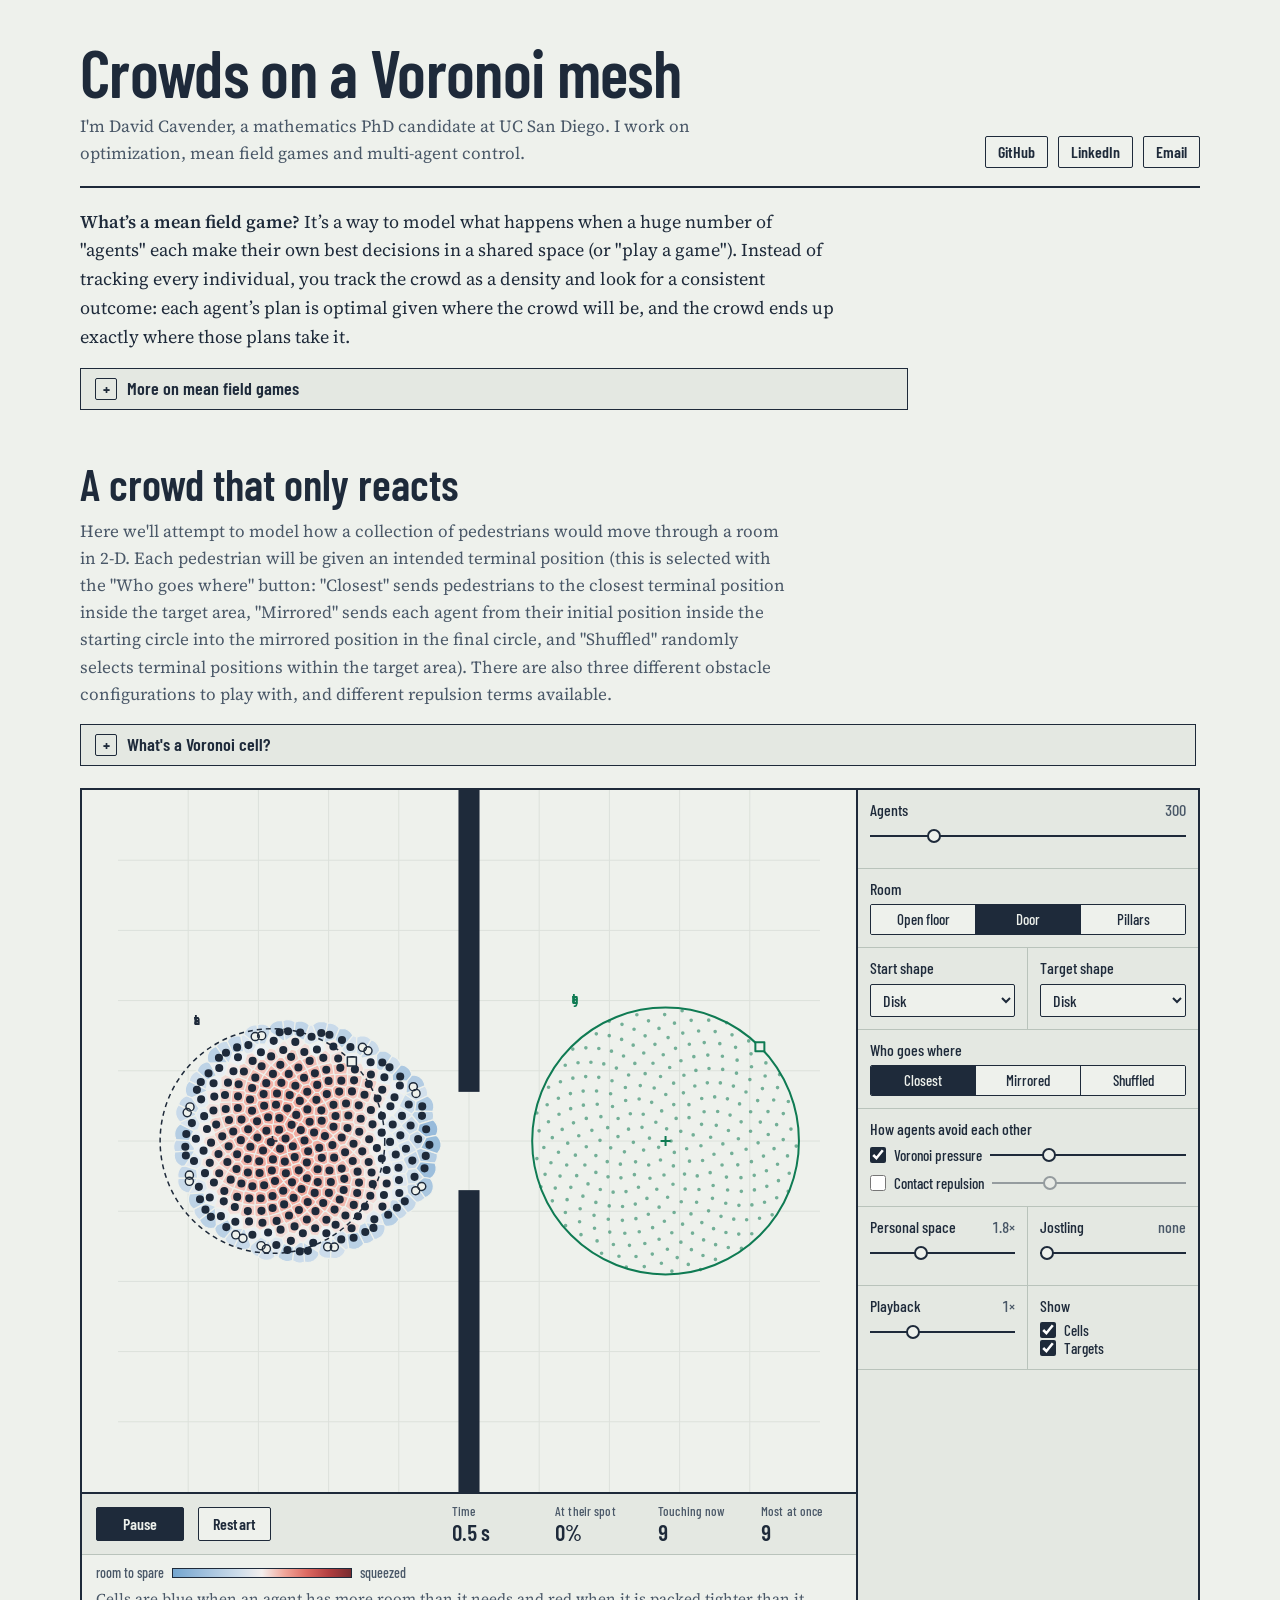
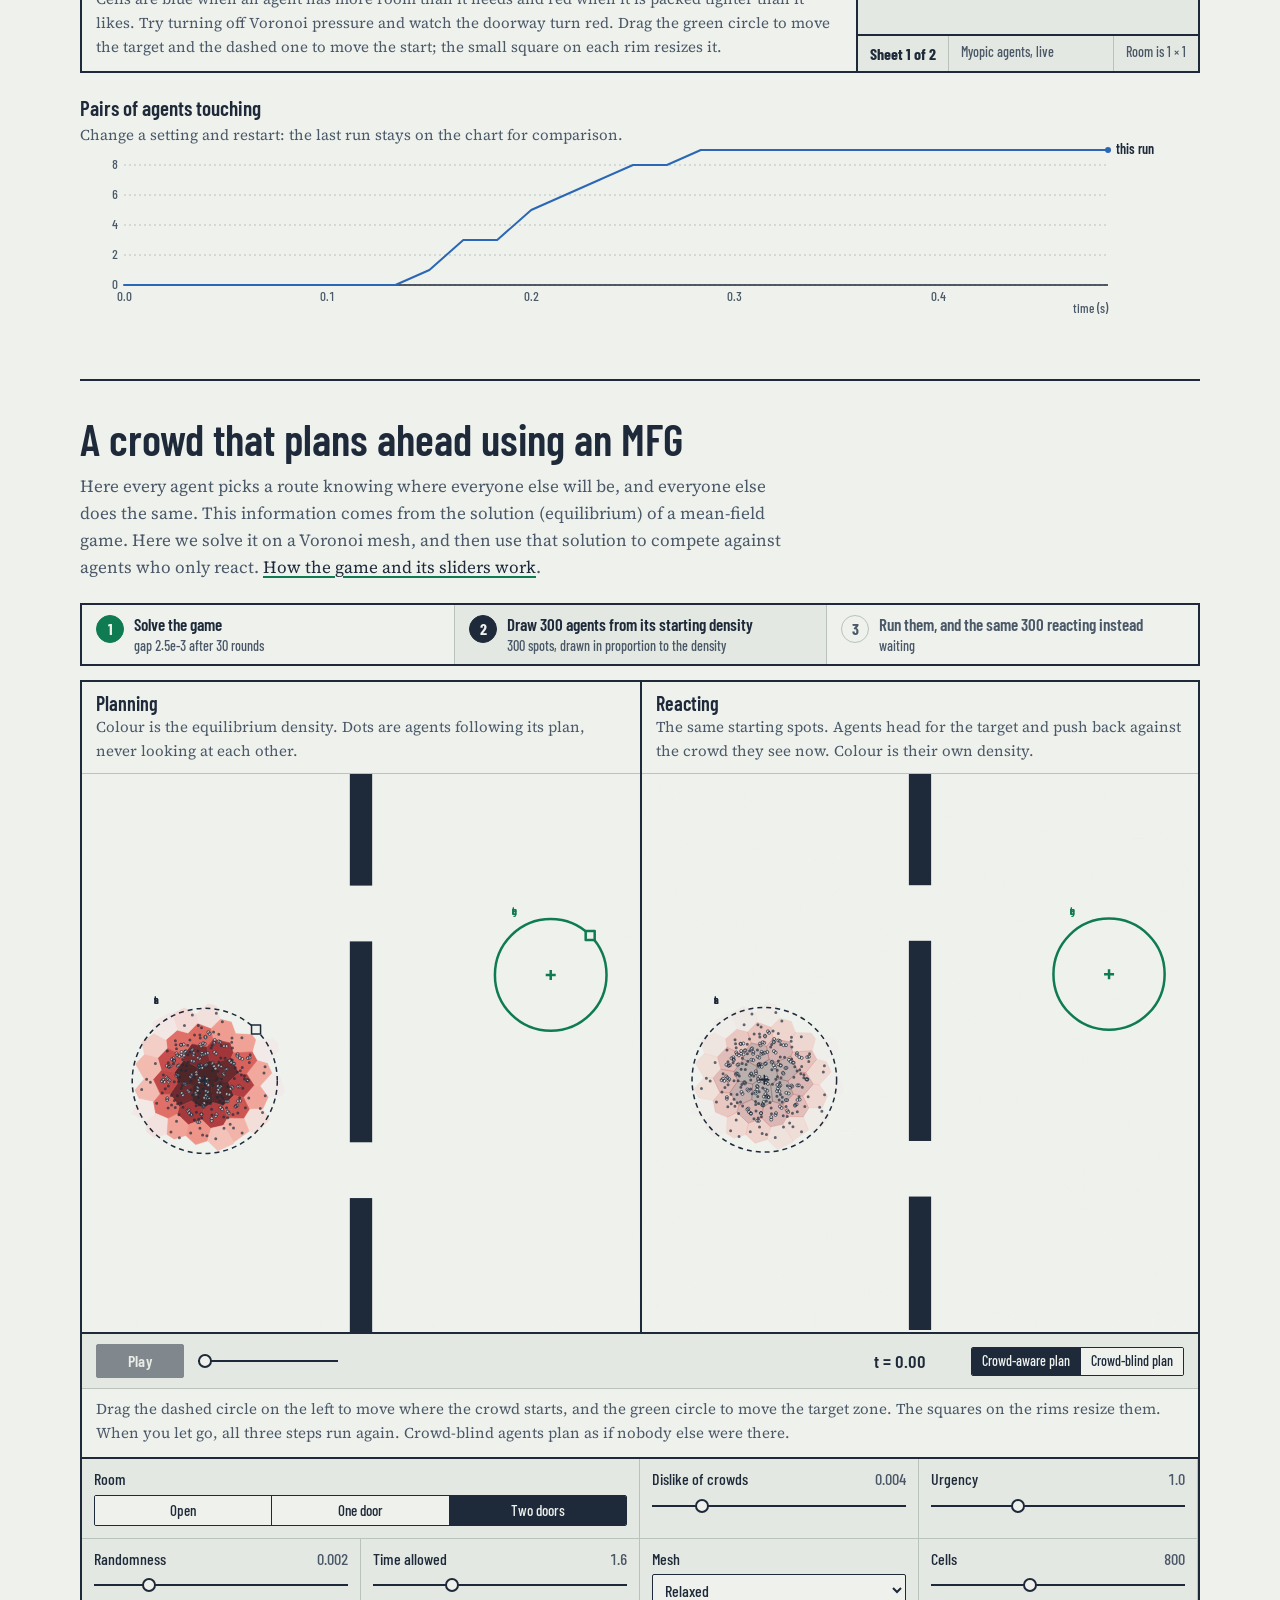
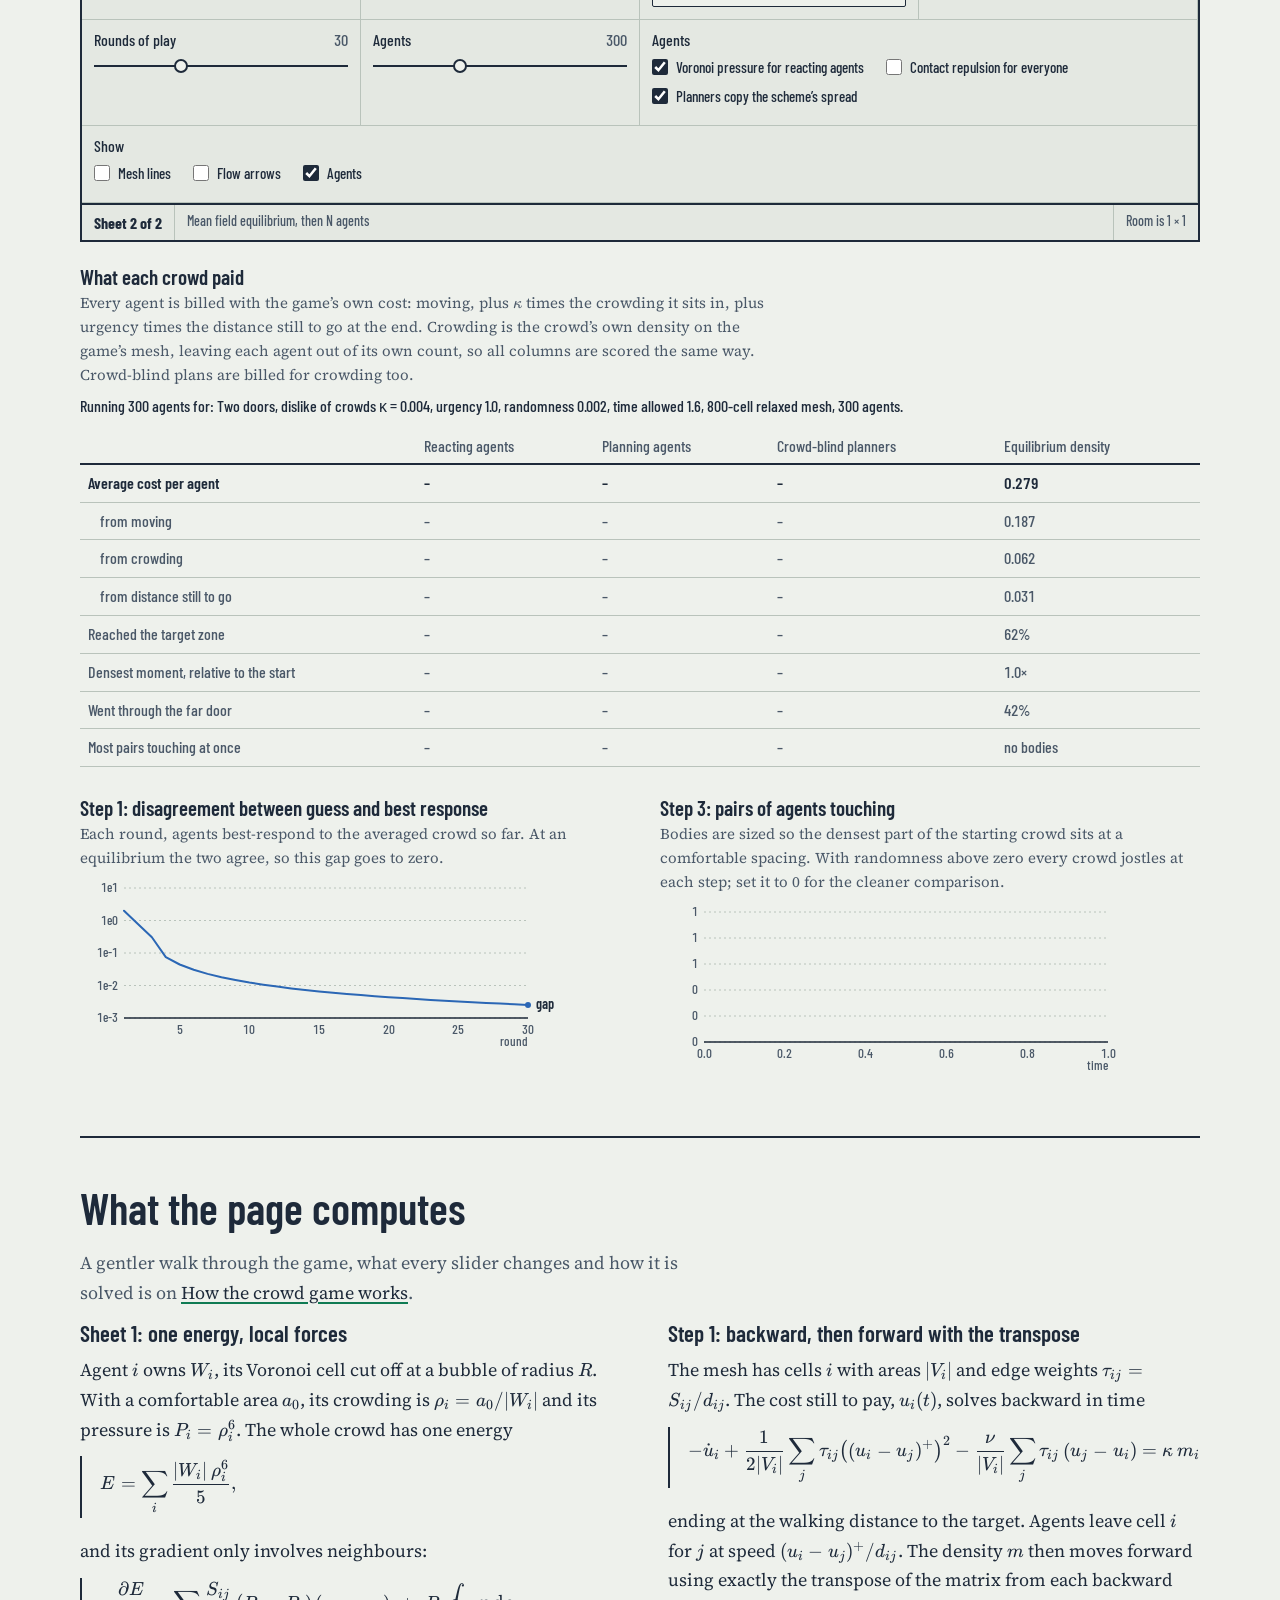
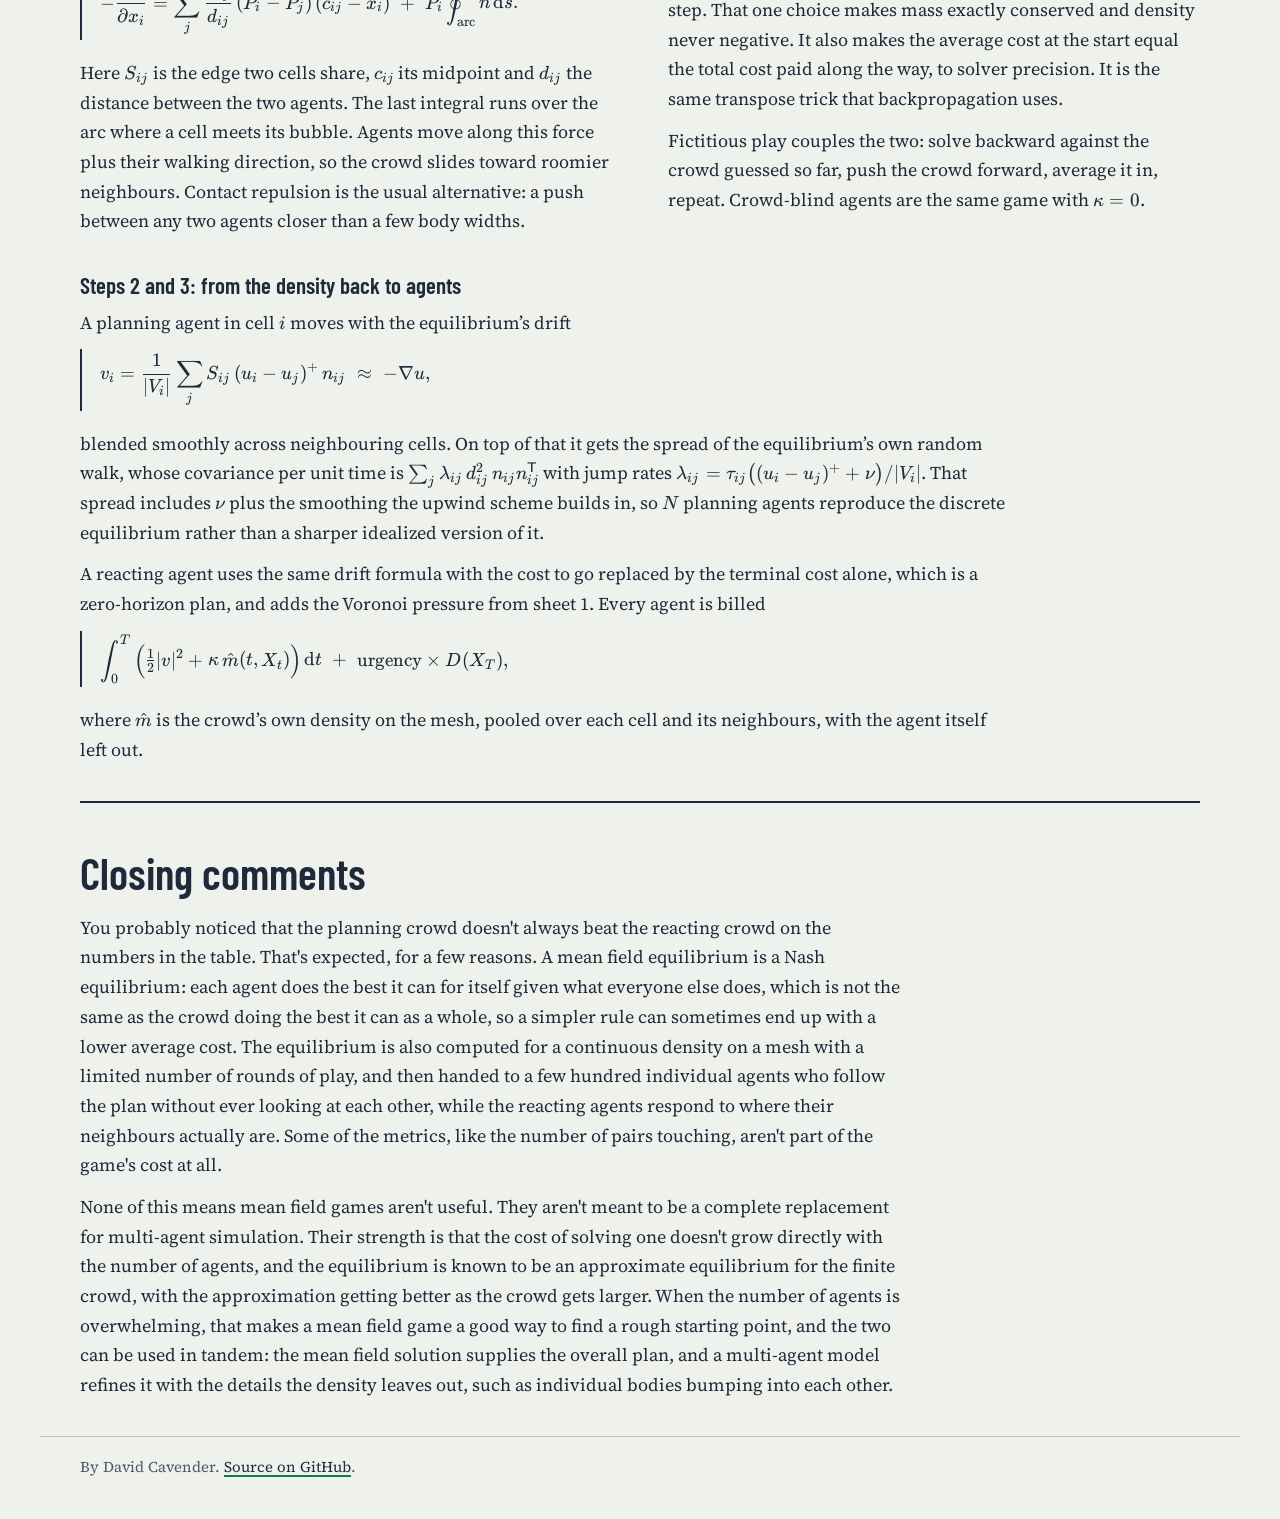
<file: index.html>
<!doctype html>
<html lang="en">

<head>
  <meta charset="utf-8">
  <meta name="viewport" content="width=device-width, initial-scale=1">
  <title>Crowds on a Voronoi mesh</title>
  <meta name="description"
    content="Interactive crowd simulations and mean field game equilibria on Voronoi tessellations. Everything runs in the browser.">
  <meta name="author" content="David Cavender">
  <meta property="og:type" content="website">
  <meta property="og:title" content="Crowds on a Voronoi mesh">
  <meta property="og:description"
    content="Mean field games you can play with: a crowd that plans ahead, solved live in your browser, raced against a crowd that only reacts.">
  <meta property="og:image" content="https://dbcav.github.io/voronoi_crowds/assets/preview.png">
  <meta property="og:image:width" content="1200">
  <meta property="og:image:height" content="630">
  <meta property="og:url" content="https://dbcav.github.io/voronoi_crowds/">
  <meta name="twitter:card" content="summary_large_image">
  <link rel="icon" href="favicon.svg" type="image/svg+xml">
  <link rel="preconnect" href="https://fonts.googleapis.com">
  <link rel="preconnect" href="https://fonts.gstatic.com" crossorigin>
  <link
    href="https://fonts.googleapis.com/css2?family=Barlow+Condensed:wght@500;600;700&family=Source+Serif+4:ital,opsz,wght@0,8..60,400;0,8..60,600;1,8..60,400&display=swap"
    rel="stylesheet">
  <link rel="stylesheet" href="vendor/katex/katex.min.css">
  <link rel="stylesheet" href="style.css">
</head>

<body>
  <header class="masthead">
    <div class="mast-top">
      <div class="mast-id">
        <h1>Crowds on a Voronoi mesh</h1>
        <p class="byline">I'm David Cavender, a mathematics PhD candidate at UC San Diego. I work on optimization, mean
          field games and multi-agent control.</p>
      </div>
      <nav class="contact" aria-label="Contact and links">
        <a href="https://github.com/dbcav/voronoi_crowds" rel="noopener">GitHub</a>
        <a href="https://www.linkedin.com/in/david-cavender/" rel="noopener">LinkedIn</a>
        <a href="mailto:dcavende@ucsd.edu">Email</a>
      </nav>
    </div>
    <div class="intro">
      <p class="lede"><b>What’s a mean field game?</b> It’s a way to model what happens when a huge number of "agents"
        each make their own best decisions in a shared space (or "play a game"). Instead of tracking every individual,
        you track the crowd as a density and look for a consistent outcome: each agent’s plan is optimal given where the
        crowd will be, and the crowd ends up exactly where those plans take it.</p>
      <details class="aside">
        <summary>More on mean field games</summary>
        <div class="aside-body text-only">
          <div class="aside-text">
            <p>The description above intentionally leaves many things up to interpretation. "Agents" might be
              pedestrians, quadrotor drones, self-driving cars, or traders in a financial market, and "games" might be a
              crowd evacuation problem, coordinated exploration of a 3-d region, or a group of traders each trying to
              liquidate a large position without causing a crash in the price.</p>
            <p>By alternating between solving for the crowd's density and the cost it creates, we can iteratively
              improve until we reach a fixed point. That fixed point is often called an "equilibrium", and I spend time
              trying to find new ways to compute it reliably and efficiently.</p>
          </div>
        </div>
      </details>
    </div>
  </header>

  <main>
    <!-- ───────────────────────────── Sheet 1 ───────────────────────────── -->
    <section class="sheet" id="live" aria-labelledby="live-title">
      <div class="sheet-head">
        <h2 id="live-title">A crowd that only reacts</h2>
        <p> Here we'll attempt to model how a collection of pedestrians would move through a room in 2-D. Each
          pedestrian will be given an intended terminal position (this is selected with the "Who goes where" button:
          "Closest" sends pedestrians to the closest terminal position inside the target area, "Mirrored" sends each
          agent from their initial position inside the starting circle into the mirrored position in the final circle,
          and "Shuffled" randomly selects terminal positions within the target area). There are also three different
          obstacle configurations to play with, and different repulsion terms available.</p>
        <details class="aside">
          <summary>What's a Voronoi cell?</summary>
          <div class="aside-body">
            <figure class="aside-fig">
              <img class="vor-fig" src="assets/voronoi-cells.svg" width="364" height="224"
                alt="Voronoi cells around a few dozen agents. Agents packed close together get small, dark cells; agents with room around them get large, pale ones.">
              <figcaption>Small, dark cells sit in the tight cluster on the left and large, pale ones belong to agents
                out on their own. One of each is outlined in green.</figcaption>
            </figure>
            <div class="aside-text">
              <p>Imagine scattering some points in a room. Then the Voronoi cell of a point is all of the floor that is
                closer to that
                point than to any other point. Every spot in the room belongs to exactly one cell (apart from ties on
                the boundaries), so the cells tile the room with no gaps and no overlaps. Each cell is a convex
                polygon, and two points whose cells share an edge are called neighbours.</p>
              <p>What makes this useful for crowds is that a cell's area is a local measure of crowding. An agent
                packed into a tight group gets a small cell and an agent with room around it gets a large one, so one
                over the area behaves like a density that each agent can work out from its neighbours alone. In the
                simulation below each cell is also cut off at a small radius around its agent, so a lone agent doesn't
                claim the whole empty room.</p>
              <p>The page uses Voronoi cells in two ways. In the first simulation the points are the agents themselves,
                so the cells reshape at every time step and the pressure pushes each agent toward roomier neighbours.
                In the second, the points stay fixed and their cells become the mesh on which the mean field game is
                solved, much like a finite volume grid that can follow walls and doorways more naturally than a square
                grid can.</p>
            </div>
          </div>
        </details>
      </div>

      <div class="sheet-body">
        <figure class="plate">
          <div class="canvas-wrap">
            <canvas id="swarm-canvas" tabindex="0"
              aria-label="Live crowd simulation. Drag the green circle to move the target and the dashed circle to move the start. With the canvas focused, arrow keys move the target and shift plus arrow keys move the start."></canvas>
          </div>
          <div class="plate-bar">
            <button type="button" class="btn btn-primary" id="swarm-play" aria-pressed="true">Pause</button>
            <button type="button" class="btn" id="swarm-restart">Restart</button>
            <dl class="readouts" aria-live="off">
              <div>
                <dt>Time</dt>
                <dd id="swarm-time">0.0 s</dd>
              </div>
              <div>
                <dt>At their spot</dt>
                <dd id="swarm-arrived">0%</dd>
              </div>
              <div>
                <dt>Touching now</dt>
                <dd id="swarm-touch">0</dd>
              </div>
              <div>
                <dt>Most at once</dt>
                <dd id="swarm-peak">0</dd>
              </div>
            </dl>
          </div>
          <figcaption class="hint">
            <span class="cell-key" aria-hidden="true"><span>room to spare</span><span class="cell-key-bar"
                id="swarm-key-bar"></span><span>squeezed</span></span>
            Cells are blue when an agent has more room than it needs and red when it is packed tighter than it likes.
            Try turning off Voronoi pressure and watch the doorway turn red. Drag the green circle to move the target
            and the dashed one to move the start; the small square on each rim resizes it.</figcaption>
        </figure>

        <form class="titleblock" id="swarm-controls" aria-label="Live crowd settings">
          <div class="tb-grid">
            <div class="tb-cell tb-wide">
              <label for="sw-n">Agents <output id="sw-n-out">300</output></label>
              <input type="range" id="sw-n" name="n" min="20" max="1500" step="10" value="300">
            </div>

            <fieldset class="tb-cell tb-wide">
              <legend>Room</legend>
              <div class="segmented">
                <input type="radio" name="scene" id="sw-scene-open" value="open"><label for="sw-scene-open">Open
                  floor</label>
                <input type="radio" name="scene" id="sw-scene-door" value="door" checked><label
                  for="sw-scene-door">Door</label>
                <input type="radio" name="scene" id="sw-scene-pillars" value="pillars"><label
                  for="sw-scene-pillars">Pillars</label>
              </div>
            </fieldset>

            <div class="tb-cell">
              <label for="sw-start-shape">Start shape</label>
              <select id="sw-start-shape" name="startShape"></select>
            </div>
            <div class="tb-cell">
              <label for="sw-target-shape">Target shape</label>
              <select id="sw-target-shape" name="targetShape"></select>
            </div>

            <fieldset class="tb-cell tb-wide">
              <legend>Who goes where</legend>
              <div class="segmented">
                <input type="radio" name="matching" id="sw-m-opt" value="optimal" checked><label for="sw-m-opt"
                  title="Shortest total walking distance">Closest</label>
                <input type="radio" name="matching" id="sw-m-mir" value="mirrored"><label for="sw-m-mir"
                  title="Everyone heads for the opposite side, so paths cross">Mirrored</label>
                <input type="radio" name="matching" id="sw-m-shuf" value="shuffled"><label for="sw-m-shuf"
                  title="Random spots, lots of crossing">Shuffled</label>
              </div>
            </fieldset>

            <fieldset class="tb-cell tb-wide">
              <legend>How agents avoid each other</legend>
              <div class="toggle-row">
                <input type="checkbox" id="sw-pressure" name="pressure" checked>
                <label for="sw-pressure">Voronoi pressure</label>
                <input type="range" id="sw-pressure-k" name="strength" min="0.2" max="3" step="0.1" value="1"
                  aria-label="Voronoi pressure strength">
              </div>
              <div class="toggle-row">
                <input type="checkbox" id="sw-repulsion" name="repulsion">
                <label for="sw-repulsion">Contact repulsion</label>
                <input type="range" id="sw-repulsion-k" name="repStrength" min="0.2" max="3" step="0.1" value="1"
                  aria-label="Contact repulsion strength">
              </div>
            </fieldset>

            <div class="tb-cell">
              <label for="sw-personal">Personal space <output id="sw-personal-out">1.8×</output></label>
              <input type="range" id="sw-personal" name="personal" min="1.2" max="3" step="0.1" value="1.8">
            </div>
            <div class="tb-cell">
              <label for="sw-noise">Jostling <output id="sw-noise-out">0</output></label>
              <input type="range" id="sw-noise" name="noise" min="0" max="10" step="1" value="0">
            </div>
            <div class="tb-cell">
              <label for="sw-speed">Playback <output id="sw-speed-out">1×</output></label>
              <input type="range" id="sw-speed" name="speed" min="0.25" max="3" step="0.25" value="1">
            </div>
            <fieldset class="tb-cell">
              <legend>Show</legend>
              <div class="check-row"><input type="checkbox" id="sw-show-cells" checked><label
                  for="sw-show-cells">Cells</label></div>
              <div class="check-row"><input type="checkbox" id="sw-show-targets" checked><label
                  for="sw-show-targets">Targets</label></div>
            </fieldset>

          </div>
          <div class="tb-foot">
            <span class="tb-sheet">Sheet 1 of 2</span>
            <span>Myopic agents, live</span>
            <span>Room is 1 × 1</span>
          </div>
        </form>
      </div>

      <div class="sheet-foot">
        <div class="chart-block">
          <h3>Pairs of agents touching</h3>
          <p class="chart-sub">Change a setting and restart: the last run stays on the chart for comparison.</p>
          <div id="swarm-chart"></div>
        </div>
      </div>
    </section>

    <!-- ───────────────────────────── Sheet 2 ───────────────────────────── -->
    <section class="sheet" id="plan" aria-labelledby="plan-title">
      <div class="sheet-head">
        <h2 id="plan-title">A crowd that plans ahead using an MFG</h2>
        <p>Here every agent picks a route knowing where everyone else will be, and everyone else does the same. This
          information comes from the solution (equilibrium) of a mean-field game.
          Here we solve it on a Voronoi mesh, and then use that solution to compete against agents who only react. <a
            href="how-it-works.html">How the game and its sliders
            work</a>.</p>
      </div>

      <ol class="pipeline" aria-label="What happens when you change something">
        <li id="pl-solve"><span class="pl-num">1</span><span class="pl-text"><b>Solve the game</b><span class="pl-state"
              id="pl-solve-state">waiting</span></span></li>
        <li id="pl-draw"><span class="pl-num">2</span><span class="pl-text"><b>Draw <span class="pl-n">300</span> agents
              from its starting density</b><span class="pl-state" id="pl-draw-state">waiting</span></span></li>
        <li id="pl-run"><span class="pl-num">3</span><span class="pl-text"><b>Run them, and the same <span
                class="pl-n">300</span> reacting instead</b><span class="pl-state"
              id="pl-run-state">waiting</span></span></li>
      </ol>

      <div class="duel-body">
        <figure class="plate duel-plate">
          <figcaption class="duel-label"><b>Planning</b> Colour is the equilibrium density. Dots are agents following
            its plan, never looking at each other.</figcaption>
          <div class="canvas-wrap">
            <canvas id="mfg-canvas" tabindex="0"
              aria-label="Equilibrium density with planning agents on top. Drag the dashed circle to move where the crowd starts and the green circle to move the target zone; everything is solved and run again when you let go."></canvas>
            <div class="solving" id="mfg-status" role="status"></div>
          </div>
        </figure>
        <figure class="plate duel-plate">
          <figcaption class="duel-label"><b>Reacting</b> The same starting spots. Agents head for the target and push
            back against the crowd they see now. Colour is their own density.</figcaption>
          <div class="canvas-wrap"><canvas id="react-canvas"
              aria-label="Reacting agents from the same starting spots, coloured by their own density."></canvas></div>
        </figure>
        <div class="plate-bar duel-bar">
          <button type="button" class="btn btn-primary" id="mfg-play" aria-pressed="false">Play</button>
          <label class="scrub">
            <span class="visually-hidden">Time</span>
            <input type="range" id="mfg-time" min="0" max="1000" step="1" value="0">
          </label>
          <span class="time-readout" id="mfg-time-out">t = 0.00</span>
          <div class="segmented compact" role="radiogroup" aria-label="Which game the planning agents play">
            <input type="radio" name="mfg-view" id="mfg-view-aware" value="aware" checked><label
              for="mfg-view-aware">Crowd-aware plan</label>
            <input type="radio" name="mfg-view" id="mfg-view-blind" value="blind"><label
              for="mfg-view-blind">Crowd-blind plan</label>
          </div>
        </div>
        <p class="hint duel-hint">Drag the dashed circle on the left to move where the crowd starts, and the green
          circle to move the target zone. The squares on the rims resize them. When you let go, all three steps run
          again. Crowd-blind agents plan as if nobody else were there.</p>
      </div>

      <form class="titleblock band" id="mfg-controls" aria-label="Game and agent settings">
        <div class="tb-grid">
          <fieldset class="tb-cell tb-wide">
            <legend>Room</legend>
            <div class="segmented">
              <input type="radio" name="scene" id="mf-scene-open" value="open"><label for="mf-scene-open">Open</label>
              <input type="radio" name="scene" id="mf-scene-door" value="door"><label for="mf-scene-door">One
                door</label>
              <input type="radio" name="scene" id="mf-scene-two" value="twodoors" checked><label for="mf-scene-two">Two
                doors</label>
            </div>
          </fieldset>
          <div class="tb-cell">
            <label for="mf-kappa">Dislike of crowds <output id="mf-kappa-out">0.004</output></label>
            <input type="range" id="mf-kappa" name="kappa" min="0.0005" max="0.02" step="0.0005" value="0.004">
          </div>
          <div class="tb-cell">
            <label for="mf-urgency">Urgency <output id="mf-urgency-out">1.0</output></label>
            <input type="range" id="mf-urgency" name="urgency" min="0.5" max="2" step="0.1" value="1">
          </div>
          <div class="tb-cell">
            <label for="mf-nu">Randomness <output id="mf-nu-out">0.002</output></label>
            <input type="range" id="mf-nu" name="nu" min="0" max="0.01" step="0.0005" value="0.002">
          </div>
          <div class="tb-cell">
            <label for="mf-T">Time allowed <output id="mf-T-out">1.6</output></label>
            <input type="range" id="mf-T" name="T" min="1" max="3" step="0.1" value="1.6">
          </div>
          <div class="tb-cell">
            <label for="mf-mesh">Mesh</label>
            <select id="mf-mesh" name="mesh"></select>
          </div>
          <div class="tb-cell">
            <label for="mf-cells">Cells <output id="mf-cells-out">800</output></label>
            <input type="range" id="mf-cells" name="cells" min="300" max="1600" step="50" value="800">
          </div>
          <div class="tb-cell">
            <label for="mf-iters">Rounds of play <output id="mf-iters-out">30</output></label>
            <input type="range" id="mf-iters" name="iters" min="5" max="80" step="5" value="30">
          </div>
          <div class="tb-cell">
            <label for="duel-n">Agents <output id="duel-n-out">300</output></label>
            <input type="range" id="duel-n" min="50" max="800" step="50" value="300">
          </div>
          <fieldset class="tb-cell tb-wide">
            <legend>Agents</legend>
            <div class="check-row inline"><input type="checkbox" id="duel-pressure" checked><label
                for="duel-pressure">Voronoi pressure for reacting agents</label></div>
            <div class="check-row inline"><input type="checkbox" id="duel-repulsion"><label for="duel-repulsion">Contact
                repulsion for everyone</label></div>
            <div class="check-row inline"><input type="checkbox" id="duel-spread" checked><label for="duel-spread"
                title="Off: planners use the equilibrium's mean drift plus the randomness setting only">Planners copy
                the scheme’s spread</label></div>
          </fieldset>
          <fieldset class="tb-cell tb-wide tb-full">
            <legend>Show</legend>
            <div class="check-row inline"><input type="checkbox" id="mf-show-mesh"><label for="mf-show-mesh">Mesh
                lines</label></div>
            <div class="check-row inline"><input type="checkbox" id="mf-show-flow"><label for="mf-show-flow">Flow
                arrows</label></div>
            <div class="check-row inline"><input type="checkbox" id="mf-show-agents" checked><label
                for="mf-show-agents">Agents</label></div>
          </fieldset>
        </div>
        <div class="tb-foot">
          <span class="tb-sheet">Sheet 2 of 2</span>
          <span>Mean field equilibrium, then N agents</span>
          <span>Room is 1 × 1</span>
        </div>
      </form>

      <div class="sheet-foot">
        <div class="compare-block">
          <h3>What each crowd paid</h3>
          <p class="chart-sub">Every agent is billed with the game’s own cost: moving, plus \(\kappa\) times the
            crowding it sits in, plus urgency times the distance still to go at the end. Crowding is the crowd’s own
            density on the game’s mesh, leaving each agent out of its own count, so all columns are scored the same way.
            Crowd-blind plans are billed for crowding too.</p>
          <p class="table-status" id="du-status" aria-live="polite"></p>
          <div class="table-scroll">
            <table class="compare compare-4" id="du-table">
              <thead>
                <tr>
                  <th scope="col"></th>
                  <th scope="col">Reacting agents</th>
                  <th scope="col">Planning agents</th>
                  <th scope="col">Crowd-blind planners</th>
                  <th scope="col">Equilibrium density</th>
                </tr>
              </thead>
              <tbody>
                <tr class="total">
                  <th scope="row">Average cost per agent</th>
                  <td id="du-tot-react">–</td>
                  <td id="du-tot-plan">–</td>
                  <td id="du-tot-blind">–</td>
                  <td id="du-tot-eq">–</td>
                </tr>
                <tr class="sub">
                  <th scope="row">from moving</th>
                  <td id="du-mov-react">–</td>
                  <td id="du-mov-plan">–</td>
                  <td id="du-mov-blind">–</td>
                  <td id="du-mov-eq">–</td>
                </tr>
                <tr class="sub">
                  <th scope="row">from crowding</th>
                  <td id="du-cro-react">–</td>
                  <td id="du-cro-plan">–</td>
                  <td id="du-cro-blind">–</td>
                  <td id="du-cro-eq">–</td>
                </tr>
                <tr class="sub">
                  <th scope="row">from distance still to go</th>
                  <td id="du-ter-react">–</td>
                  <td id="du-ter-plan">–</td>
                  <td id="du-ter-blind">–</td>
                  <td id="du-ter-eq">–</td>
                </tr>
                <tr>
                  <th scope="row">Reached the target zone</th>
                  <td id="du-arr-react">–</td>
                  <td id="du-arr-plan">–</td>
                  <td id="du-arr-blind">–</td>
                  <td id="du-arr-eq">–</td>
                </tr>
                <tr>
                  <th scope="row">Densest moment, relative to the start</th>
                  <td id="du-pk-react">–</td>
                  <td id="du-pk-plan">–</td>
                  <td id="du-pk-blind">–</td>
                  <td id="du-pk-eq">–</td>
                </tr>
                <tr id="du-door-row">
                  <th scope="row">Went through the far door</th>
                  <td id="du-door-react">–</td>
                  <td id="du-door-plan">–</td>
                  <td id="du-door-blind">–</td>
                  <td id="du-door-eq">–</td>
                </tr>
                <tr>
                  <th scope="row">Most pairs touching at once</th>
                  <td id="du-tch-react">–</td>
                  <td id="du-tch-plan">–</td>
                  <td id="du-tch-blind">–</td>
                  <td>no bodies</td>
                </tr>
              </tbody>
            </table>
          </div>
          <div class="runlog" id="du-log" hidden>
            <h3>Your runs</h3>
            <p class="chart-sub">Each time a run finishes it is added here with what you changed since the one before,
              so you can see what a slider does to each crowd’s average cost. Hover a change to see the full settings.
            </p>
            <div class="table-scroll">
              <table class="compare runlog-table">
                <thead>
                  <tr>
                    <th scope="col">Run</th>
                    <th scope="col">What changed</th>
                    <th scope="col">Reacting</th>
                    <th scope="col">Planning</th>
                    <th scope="col">Crowd-blind</th>
                    <th scope="col">Equilibrium</th>
                    <th scope="col">Reacting ÷ planning</th>
                  </tr>
                </thead>
                <tbody id="du-log-body"></tbody>
              </table>
            </div>
          </div>
        </div>
        <div class="two-up foot-charts">
          <div class="chart-block">
            <h3>Step 1: disagreement between guess and best response</h3>
            <p class="chart-sub">Each round, agents best-respond to the averaged crowd so far. At an equilibrium the two
              agree, so this gap goes to zero.</p>
            <div id="mfg-chart"></div>
          </div>
          <div class="chart-block">
            <h3>Step 3: pairs of agents touching</h3>
            <p class="chart-sub">Bodies are sized so the densest part of the starting crowd sits at a comfortable
              spacing. With randomness above zero every crowd jostles at each step; set it to 0 for the cleaner
              comparison.</p>
            <div id="duel-chart"></div>
          </div>
        </div>
      </div>
    </section>

    <!-- ───────────────────────────── Notes ───────────────────────────── -->
    <section class="notes" aria-labelledby="notes-title">
      <h2 id="notes-title">What the page computes</h2>
      <p class="notes-link">A gentler walk through the game, what every slider changes and how it is solved is on <a
          href="how-it-works.html">How the crowd game works</a>.</p>
      <div class="notes-cols">
        <article>
          <h3>Sheet 1: one energy, local forces</h3>
          <p>Agent \(i\) owns \(W_i\), its Voronoi cell cut off at a bubble of radius \(R\). With a comfortable area
            \(a_0\), its crowding is \(\rho_i = a_0/|W_i|\) and its pressure is \(P_i = \rho_i^6\). The whole crowd has
            one energy</p>
          $$E = \sum_i \frac{|W_i|\,\rho_i^{6}}{5},$$
          <p>and its gradient only involves neighbours:</p>
          $$-\frac{\partial E}{\partial x_i} = \sum_j \frac{S_{ij}}{d_{ij}}\,(P_i - P_j)\,(c_{ij} - x_i) \;+\; P_i
          \oint_{\text{arc}} n \,\mathrm{d}s.$$
          <p>Here \(S_{ij}\) is the edge two cells share, \(c_{ij}\) its midpoint and \(d_{ij}\) the distance between
            the two agents. The last integral runs over the arc where a cell meets its bubble. Agents move along this
            force plus their walking direction, so the crowd slides toward roomier neighbours. Contact repulsion is the
            usual alternative: a push between any two agents closer than a few body widths.</p>
        </article>
        <article>
          <h3>Step 1: backward, then forward with the transpose</h3>
          <p>The mesh has cells \(i\) with areas \(|V_i|\) and edge weights \(\tau_{ij} = S_{ij}/d_{ij}\). The cost
            still to pay, \(u_i(t)\), solves backward in time</p>
          $$-\dot u_i + \frac{1}{2|V_i|}\sum_j \tau_{ij}\big((u_i - u_j)^+\big)^2 - \frac{\nu}{|V_i|}\sum_j
          \tau_{ij}\,(u_j - u_i) = \kappa\, m_i,$$
          <p>ending at the walking distance to the target. Agents leave cell \(i\) for \(j\) at speed \((u_i -
            u_j)^+/d_{ij}\). The density \(m\) then moves forward using exactly the transpose of the matrix from each
            backward step. That one choice makes mass exactly conserved and density never negative. It also makes the
            average cost at the start equal the total cost paid along the way, to solver precision. It is the same
            transpose trick that backpropagation uses.</p>
          <p>Fictitious play couples the two: solve backward against the crowd guessed so far, push the crowd forward,
            average it in, repeat. Crowd-blind agents are the same game with \(\kappa = 0\).</p>
        </article>
        <article>
          <h3>Steps 2 and 3: from the density back to agents</h3>
          <p>A planning agent in cell \(i\) moves with the equilibrium’s drift</p>
          $$v_i = \frac{1}{|V_i|}\sum_j S_{ij}\,(u_i - u_j)^+\, n_{ij} \;\approx\; -\nabla u,$$
          <p>blended smoothly across neighbouring cells. On top of that it gets the spread of the equilibrium’s own
            random walk, whose covariance per unit time is \(\sum_j \lambda_{ij}\, d_{ij}^2\, n_{ij} n_{ij}^{\mathsf
            T}\) with jump rates \(\lambda_{ij} = \tau_{ij}\big((u_i-u_j)^+ + \nu\big)/|V_i|\). That spread includes
            \(\nu\) plus the smoothing the upwind scheme builds in, so \(N\) planning agents reproduce the discrete
            equilibrium rather than a sharper idealized version of it.</p>
          <p>A reacting agent uses the same drift formula with the cost to go replaced by the terminal cost alone, which
            is a zero-horizon plan, and adds the Voronoi pressure from sheet 1. Every agent is billed</p>
          $$\int_0^T \Big(\tfrac12 |v|^2 + \kappa\, \hat m(t, X_t)\Big)\,\mathrm{d}t \;+\; \text{urgency} \times
          D(X_T),$$
          <p>where \(\hat m\) is the crowd’s own density on the mesh, pooled over each cell and its neighbours, with the
            agent itself left out.</p>
        </article>
      </div>
    </section>

    <!-- ───────────────────────────── Closing ───────────────────────────── -->
    <section class="notes closing" aria-labelledby="closing-title">
      <h2 id="closing-title">Closing comments</h2>
      <p>You probably noticed that the planning crowd doesn't always beat the reacting crowd on the numbers in the
        table. That's expected, for a few reasons. A mean field equilibrium is a Nash equilibrium: each agent does the
        best it can for itself given what everyone else does, which is not the same as the crowd doing the best it can
        as a whole, so a simpler rule can sometimes end up with a lower average cost. The equilibrium is also computed
        for a continuous density on a mesh with a limited number of rounds of play, and then handed to a few hundred
        individual agents who follow the plan without ever looking at each other, while the reacting agents respond to
        where their neighbours actually are. Some of the metrics, like the number of pairs touching, aren't part of the
        game's cost at all.</p>
      <p>None of this means mean field games aren't useful. They aren't meant to be a complete replacement for
        multi-agent simulation. Their strength is that the cost of solving one doesn't grow directly with the number of
        agents,
        and the equilibrium is known to be an approximate equilibrium for the finite crowd, with the approximation
        getting better as the crowd gets larger. When the number of agents is overwhelming, that makes a mean field
        game a good way to find a rough starting point, and the two can be used in tandem: the mean field solution
        supplies the overall plan, and a multi-agent model refines it with the details the density leaves out, such as
        individual bodies bumping into each other.</p>
    </section>
  </main>

  <footer class="colophon">
    <p>By David Cavender. <a href="https://github.com/dbcav/voronoi_crowds">Source on GitHub</a>.</p>
  </footer>

  <script src="js/colors.js"></script>
  <script src="js/voronoi.js"></script>
  <script src="js/shapes.js"></script>
  <script src="js/swarm.js"></script>
  <script src="js/mfg.js"></script>
  <script src="js/chart.js"></script>
  <script src="js/ui.js"></script>
  <script src="js/swarm-view.js"></script>
  <script src="js/mfg-view.js"></script>
  <script src="js/duel.js"></script>
  <script src="js/main.js"></script>
  <script src="vendor/katex/katex.min.js"></script>
  <script src="vendor/katex/auto-render.min.js"></script>
  <script src="js/math.js"></script>
</body>

</html>
</file>
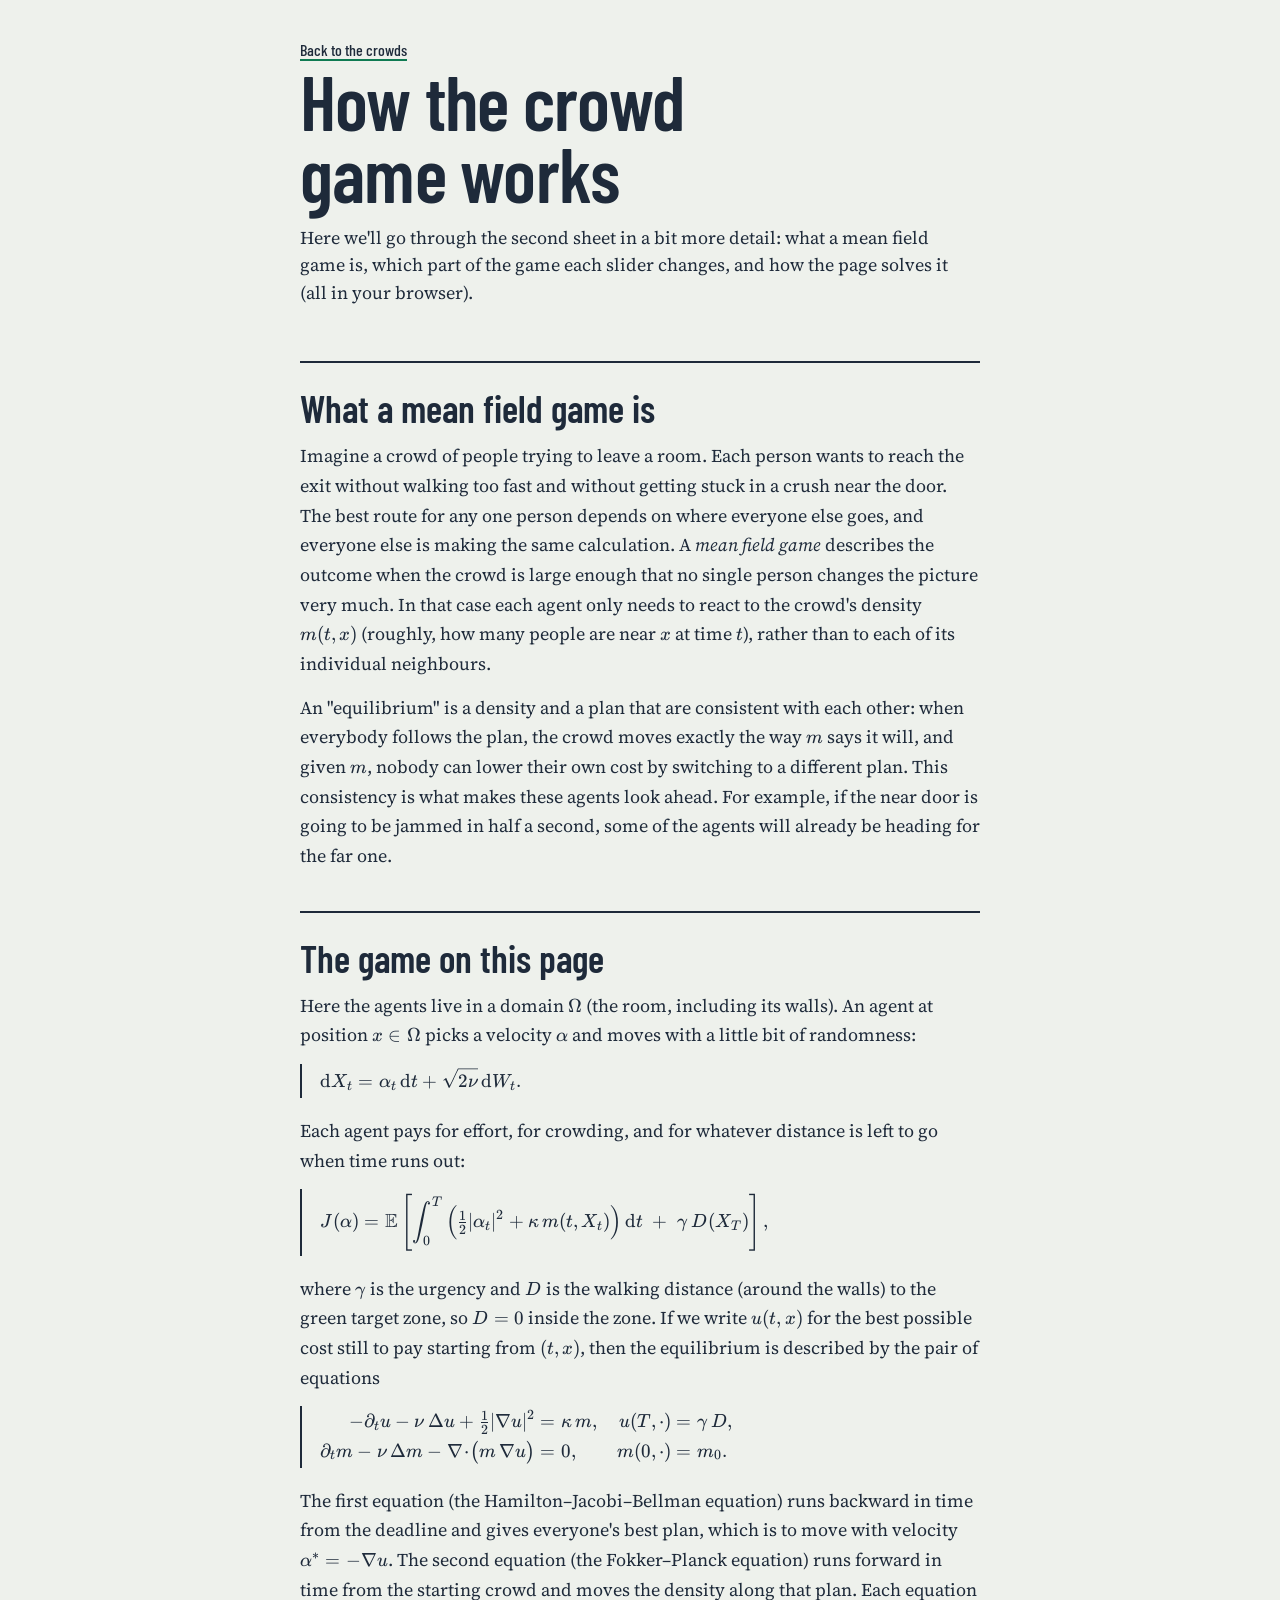
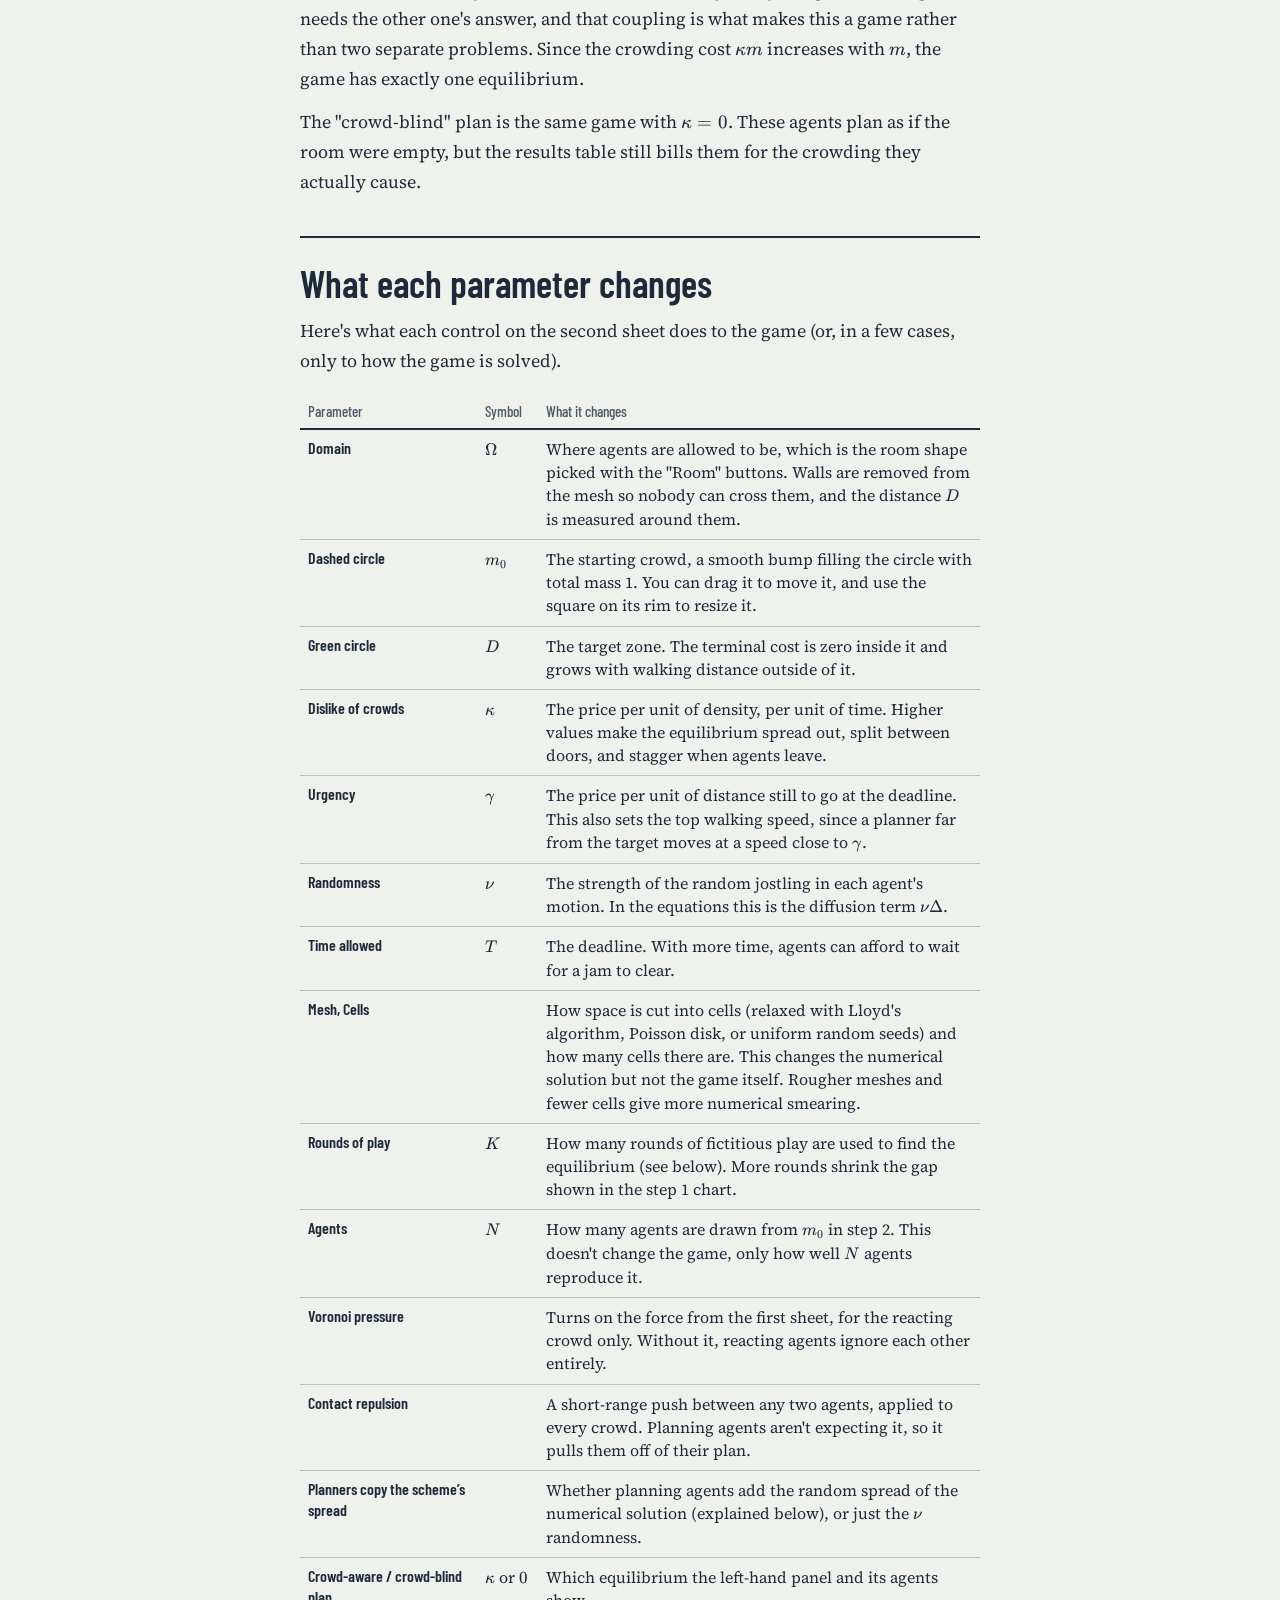
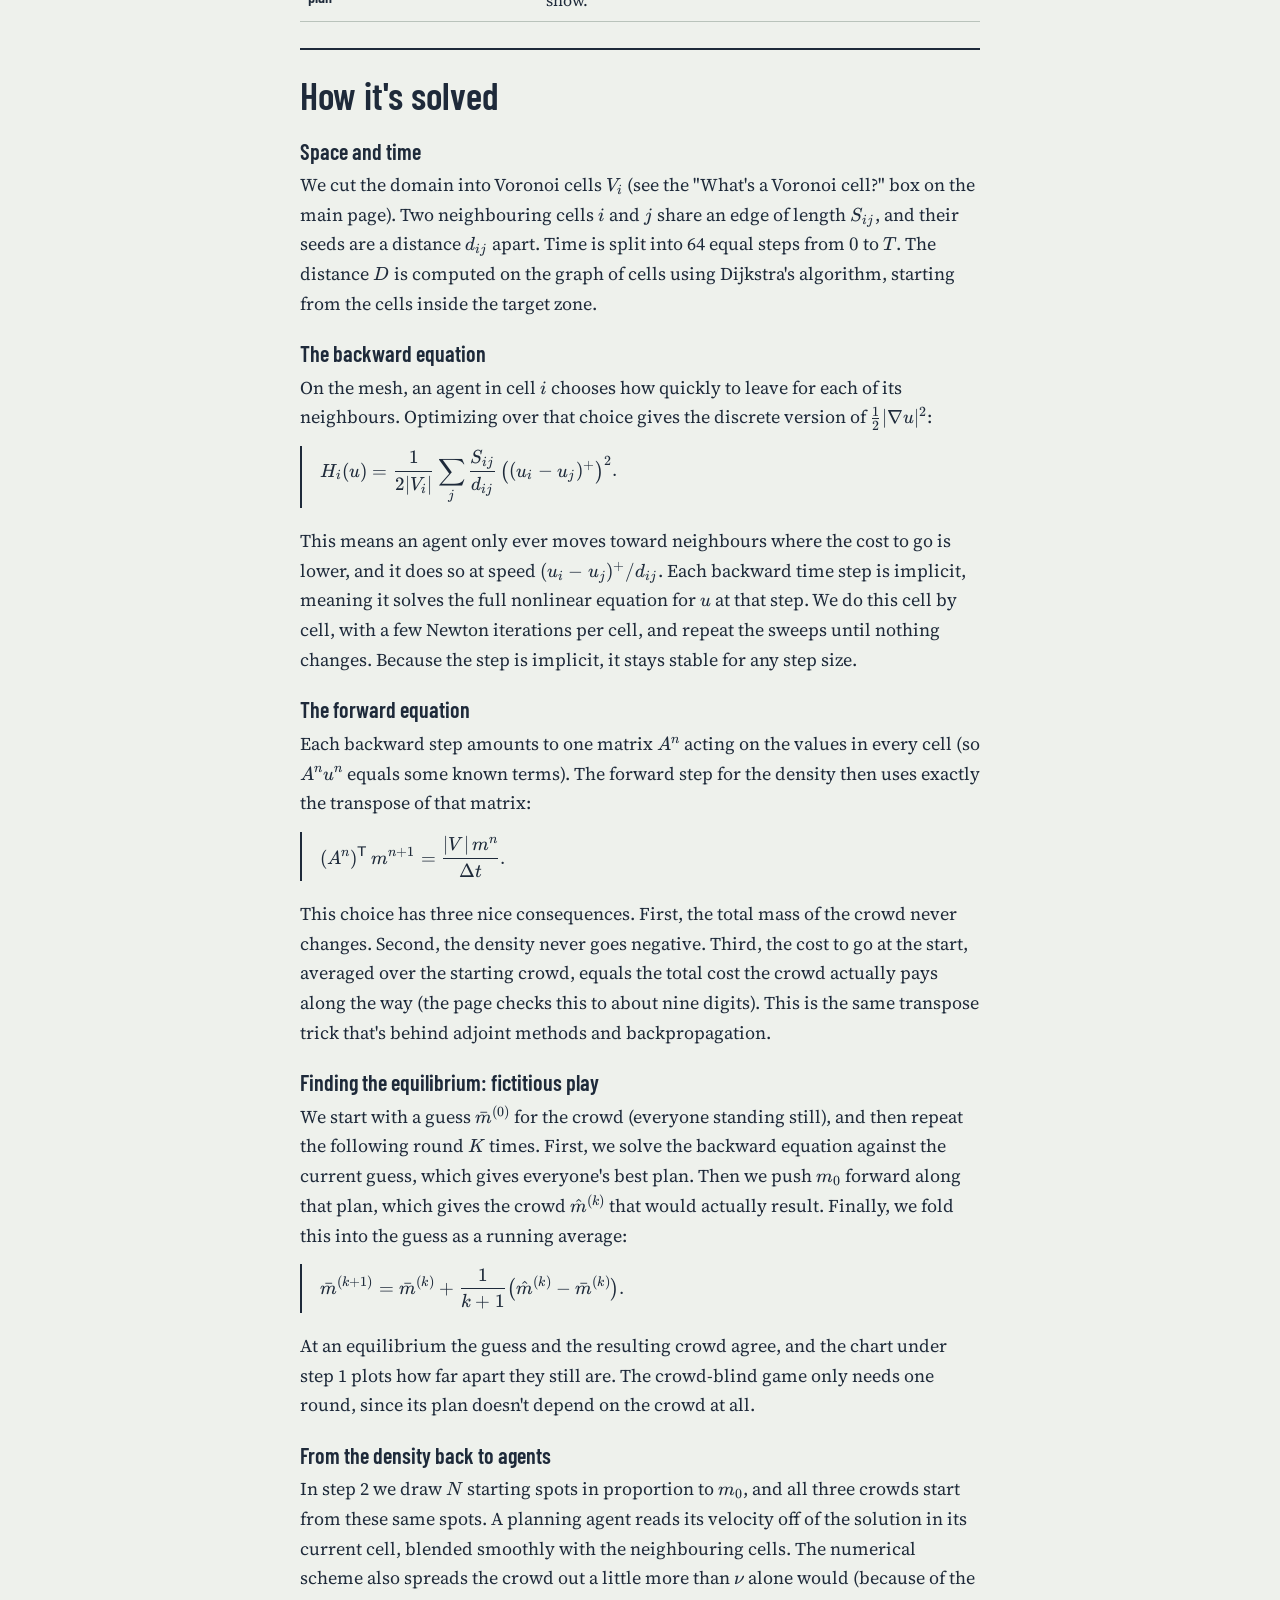
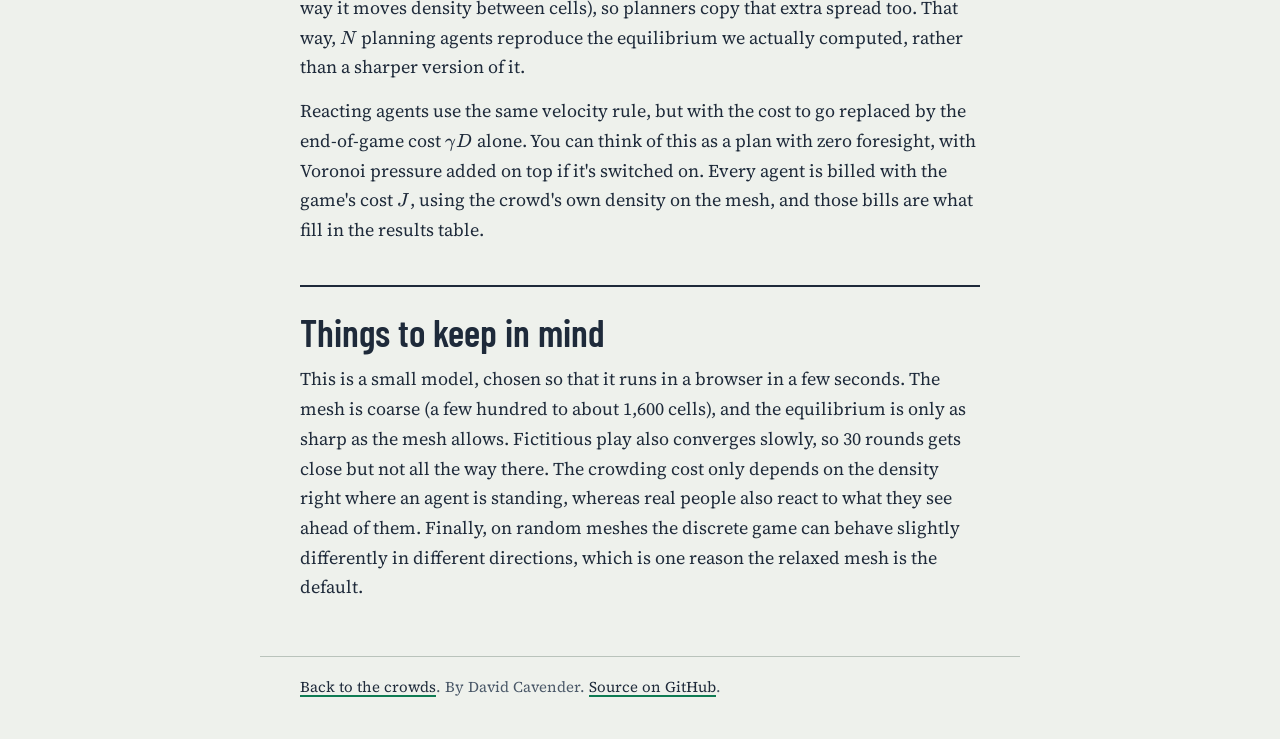
<file: how-it-works.html>
<!doctype html>
<html lang="en">

<head>
  <meta charset="utf-8">
  <meta name="viewport" content="width=device-width, initial-scale=1">
  <title>How the crowd game works</title>
  <meta name="description"
    content="A short guide to the mean field game on the Crowds on a Voronoi mesh page: what the game is, what each slider changes, and how it is solved.">
  <meta name="author" content="David Cavender">
  <meta property="og:type" content="article">
  <meta property="og:title" content="How the crowd game works">
  <meta property="og:description"
    content="What a mean field game is, what each parameter changes, and how the page solves it.">
  <meta property="og:image" content="https://dbcav.github.io/voronoi_crowds/assets/preview.png">
  <meta name="twitter:card" content="summary_large_image">
  <link rel="icon" href="favicon.svg" type="image/svg+xml">
  <link rel="preconnect" href="https://fonts.googleapis.com">
  <link rel="preconnect" href="https://fonts.gstatic.com" crossorigin>
  <link
    href="https://fonts.googleapis.com/css2?family=Barlow+Condensed:wght@500;600;700&family=Source+Serif+4:ital,opsz,wght@0,8..60,400;0,8..60,600;1,8..60,400&display=swap"
    rel="stylesheet">
  <link rel="stylesheet" href="vendor/katex/katex.min.css">
  <link rel="stylesheet" href="style.css">
</head>

<body class="doc">
  <header class="masthead doc-head">
    <p class="back"><a href="index.html#plan">Back to the crowds</a></p>
    <h1>How the crowd game works</h1>
    <p class="lede">Here we'll go through the second sheet in a bit more detail: what a mean field game is, which part
      of the game each slider changes, and how the page solves it (all in your browser).</p>
  </header>

  <main class="doc-body">
    <section aria-labelledby="what">
      <h2 id="what">What a mean field game is</h2>
      <p>Imagine a crowd of people trying to leave a room. Each person wants to reach the exit without walking too fast
        and without getting stuck in a crush near the door. The best route for any one person depends on where everyone
        else goes, and everyone else is making the same calculation. A <em>mean field game</em> describes the outcome
        when the crowd is large enough that no single person changes the picture very much. In that case each agent only
        needs to react to the crowd's density \(m(t, x)\) (roughly, how many people are near \(x\) at time \(t\)),
        rather than to each of its individual neighbours.</p>
      <p>An "equilibrium" is a density and a plan that are consistent with each other: when everybody follows the plan,
        the crowd moves exactly the way \(m\) says it will, and given \(m\), nobody can lower their own cost by
        switching
        to a different plan. This consistency is what makes these agents look ahead. For example, if the near door is
        going to be jammed in half a second, some of the agents will already be heading for the far one.</p>
    </section>

    <section aria-labelledby="game">
      <h2 id="game">The game on this page</h2>
      <p>Here the agents live in a domain \(\Omega\) (the room, including its walls). An agent at position \(x \in
        \Omega\) picks a velocity \(\alpha\) and moves with a little bit of randomness:</p>
      $$\mathrm{d}X_t = \alpha_t\,\mathrm{d}t + \sqrt{2\nu}\,\mathrm{d}W_t.$$
      <p>Each agent pays for effort, for crowding, and for whatever distance is left to go when time runs out:</p>
      $$J(\alpha) = \mathbb{E}\left[\int_0^T \Big(\tfrac12|\alpha_t|^2 + \kappa\, m(t, X_t)\Big)\,\mathrm{d}t \;+\;
      \gamma\, D(X_T)\right],$$
      <p>where \(\gamma\) is the urgency and \(D\) is the walking distance (around the walls) to the green target zone,
        so \(D = 0\) inside the zone. If we write \(u(t, x)\) for the best possible cost still to pay starting from
        \((t, x)\), then the equilibrium is described by the pair of equations</p>
      $$\begin{aligned}
      -\partial_t u - \nu\,\Delta u + \tfrac12 |\nabla u|^2 &= \kappa\, m, & u(T, \cdot) &= \gamma\, D,\\
      \partial_t m - \nu\,\Delta m - \nabla\!\cdot\!\big(m\, \nabla u\big) &= 0, & m(0, \cdot) &= m_0.
      \end{aligned}$$
      <p>The first equation (the Hamilton–Jacobi–Bellman equation) runs backward in time from the deadline and gives
        everyone's best plan, which is to move with velocity \(\alpha^\ast = -\nabla u\). The second equation (the
        Fokker–Planck equation) runs forward in time from the starting crowd and moves the density along that plan. Each
        equation needs the other one's answer, and that coupling is what makes this a game rather than two separate
        problems. Since the crowding cost \(\kappa m\) increases with \(m\), the game has exactly one equilibrium.</p>
      <p>The "crowd-blind" plan is the same game with \(\kappa = 0\). These agents plan as if the room were empty, but
        the results table still bills them for the crowding they actually cause.</p>
    </section>

    <section aria-labelledby="sliders">
      <h2 id="sliders">What each parameter changes</h2>
      <p>Here's what each control on the second sheet does to the game (or, in a few cases, only to how the game is
        solved).</p>
      <div class="table-scroll">
        <table class="compare doc-table">
          <thead>
            <tr>
              <th scope="col">Parameter</th>
              <th scope="col">Symbol</th>
              <th scope="col">What it changes</th>
            </tr>
          </thead>
          <tbody>
            <tr>
              <th scope="row">Domain</th>
              <td>\(\Omega\)</td>
              <td>Where agents are allowed to be, which is the room shape picked with the "Room" buttons. Walls are
                removed from the mesh so nobody can cross them, and the distance \(D\) is measured around them.</td>
            </tr>
            <tr>
              <th scope="row">Dashed circle</th>
              <td>\(m_0\)</td>
              <td>The starting crowd, a smooth bump filling the circle with total mass 1. You can drag it to move it,
                and use the square on its rim to resize it.</td>
            </tr>
            <tr>
              <th scope="row">Green circle</th>
              <td>\(D\)</td>
              <td>The target zone. The terminal cost is zero inside it and grows with walking distance outside of it.
              </td>
            </tr>
            <tr>
              <th scope="row">Dislike of crowds</th>
              <td>\(\kappa\)</td>
              <td>The price per unit of density, per unit of time. Higher values make the equilibrium spread out, split
                between doors, and stagger when agents leave.</td>
            </tr>
            <tr>
              <th scope="row">Urgency</th>
              <td>\(\gamma\)</td>
              <td>The price per unit of distance still to go at the deadline. This also sets the top walking speed,
                since a planner far from the target moves at a speed close to \(\gamma\).</td>
            </tr>
            <tr>
              <th scope="row">Randomness</th>
              <td>\(\nu\)</td>
              <td>The strength of the random jostling in each agent's motion. In the equations this is the diffusion
                term \(\nu\Delta\).</td>
            </tr>
            <tr>
              <th scope="row">Time allowed</th>
              <td>\(T\)</td>
              <td>The deadline. With more time, agents can afford to wait for a jam to clear.</td>
            </tr>
            <tr>
              <th scope="row">Mesh, Cells</th>
              <td></td>
              <td>How space is cut into cells (relaxed with Lloyd's algorithm, Poisson disk, or uniform random seeds)
                and how many cells there are. This changes the numerical solution but not the game itself. Rougher
                meshes and fewer cells give more numerical smearing.</td>
            </tr>
            <tr>
              <th scope="row">Rounds of play</th>
              <td>\(K\)</td>
              <td>How many rounds of fictitious play are used to find the equilibrium (see below). More rounds shrink
                the gap shown in the step 1 chart.</td>
            </tr>
            <tr>
              <th scope="row">Agents</th>
              <td>\(N\)</td>
              <td>How many agents are drawn from \(m_0\) in step 2. This doesn't change the game, only how well \(N\)
                agents reproduce it.</td>
            </tr>
            <tr>
              <th scope="row">Voronoi pressure</th>
              <td></td>
              <td>Turns on the force from the first sheet, for the reacting crowd only. Without it, reacting agents
                ignore each other entirely.</td>
            </tr>
            <tr>
              <th scope="row">Contact repulsion</th>
              <td></td>
              <td>A short-range push between any two agents, applied to every crowd. Planning agents aren't expecting
                it, so it pulls them off of their plan.</td>
            </tr>
            <tr>
              <th scope="row">Planners copy the scheme’s spread</th>
              <td></td>
              <td>Whether planning agents add the random spread of the numerical solution (explained below), or just the
                \(\nu\) randomness.</td>
            </tr>
            <tr>
              <th scope="row">Crowd-aware / crowd-blind plan</th>
              <td>\(\kappa\) or \(0\)</td>
              <td>Which equilibrium the left-hand panel and its agents show.</td>
            </tr>
          </tbody>
        </table>
      </div>
    </section>

    <section aria-labelledby="solve">
      <h2 id="solve">How it's solved</h2>
      <h3>Space and time</h3>
      <p>We cut the domain into Voronoi cells \(V_i\) (see the "What's a Voronoi cell?" box on the main page). Two
        neighbouring cells \(i\) and \(j\) share an edge of length \(S_{ij}\), and their seeds are a distance
        \(d_{ij}\) apart. Time is split into 64 equal steps from \(0\) to \(T\). The distance \(D\) is computed on the
        graph of cells using Dijkstra's algorithm, starting from the cells inside the target zone.</p>
      <h3>The backward equation</h3>
      <p>On the mesh, an agent in cell \(i\) chooses how quickly to leave for each of its neighbours. Optimizing over
        that choice gives the discrete version of \(\tfrac12|\nabla u|^2\):</p>
      $$H_i(u) = \frac{1}{2|V_i|}\sum_j \frac{S_{ij}}{d_{ij}}\,\big((u_i - u_j)^+\big)^2.$$
      <p>This means an agent only ever moves toward neighbours where the cost to go is lower, and it does so at speed
        \((u_i - u_j)^+/d_{ij}\). Each backward time step is implicit, meaning it solves the full nonlinear equation for
        \(u\) at that step. We do this cell by cell, with a few Newton iterations per cell, and repeat the sweeps until
        nothing changes. Because the step is implicit, it stays stable for any step size.</p>
      <h3>The forward equation</h3>
      <p>Each backward step amounts to one matrix \(A^n\) acting on the values in every cell (so \(A^n u^n\) equals
        some known terms). The forward step for the density then uses exactly the transpose of that matrix:</p>
      $$(A^n)^{\mathsf T}\, m^{n+1} = \frac{|V|\, m^n}{\Delta t}.$$
      <p>This choice has three nice consequences. First, the total mass of the crowd never changes. Second, the density
        never goes negative. Third, the cost to go at the start, averaged over the starting crowd, equals the total cost
        the crowd actually pays along the way (the page checks this to about nine digits). This is the same transpose
        trick that's behind adjoint methods and backpropagation.</p>
      <h3>Finding the equilibrium: fictitious play</h3>
      <p>We start with a guess \(\bar m^{(0)}\) for the crowd (everyone standing still), and then repeat the following
        round \(K\) times. First, we solve the backward equation against the current guess, which gives everyone's best
        plan. Then we push \(m_0\) forward along that plan, which gives the crowd \(\hat m^{(k)}\) that would actually
        result. Finally, we fold this into the guess as a running average:</p>
      $$\bar m^{(k+1)} = \bar m^{(k)} + \frac{1}{k+1}\big(\hat m^{(k)} - \bar m^{(k)}\big).$$
      <p>At an equilibrium the guess and the resulting crowd agree, and the chart under step 1 plots how far apart they
        still are. The crowd-blind game only needs one round, since its plan doesn't depend on the crowd at all.</p>
      <h3>From the density back to agents</h3>
      <p>In step 2 we draw \(N\) starting spots in proportion to \(m_0\), and all three crowds start from these same
        spots. A planning agent reads its velocity off of the solution in its current cell, blended smoothly with the
        neighbouring cells. The numerical scheme also spreads the crowd out a little more than \(\nu\) alone would
        (because of the way it moves density between cells), so planners copy that extra spread too. That way, \(N\)
        planning agents reproduce the equilibrium we actually computed, rather than a sharper version of it.</p>
      <p>Reacting agents use the same velocity rule, but with the cost to go replaced by the end-of-game cost
        \(\gamma D\) alone. You can think of this as a plan with zero foresight, with Voronoi pressure added on top if
        it's switched on. Every agent is billed with the game's cost \(J\), using the crowd's own density on the mesh,
        and those bills are what fill in the results table.</p>
    </section>

    <section aria-labelledby="limits">
      <h2 id="limits">Things to keep in mind</h2>
      <p>This is a small model, chosen so that it runs in a browser in a few seconds. The mesh is coarse (a few hundred
        to about 1,600 cells), and the equilibrium is only as sharp as the mesh allows. Fictitious play also converges
        slowly, so 30 rounds gets close but not all the way there. The crowding cost only depends on the density right
        where an agent is standing, whereas real people also react to what they see ahead of them. Finally, on random
        meshes the discrete game can behave slightly differently in different directions, which is one reason the
        relaxed mesh is the default.</p>
    </section>
  </main>

  <footer class="colophon">
    <p><a href="index.html#plan">Back to the crowds</a>. By David Cavender. <a
        href="https://github.com/dbcav/voronoi_crowds">Source on GitHub</a>.</p>
  </footer>
  <script src="vendor/katex/katex.min.js"></script>
  <script src="vendor/katex/auto-render.min.js"></script>
  <script src="js/math.js"></script>
</body>

</html>
</file>
<file: style.css>
/* Crowds on a Voronoi mesh — drafting-sheet styling.
   Paper, blue-black ink, exit-sign green for targets, one red ramp for crowding. */

:root {
  --paper: #EEF1EC;
  --paper-2: #E4E8E2;     /* title block fill, plate bar */
  --ink: #1E2A3A;         /* drafting ink: text, walls, frames */
  --ink-2: #4A5868;       /* secondary text */
  --rule: #B9C3BB;        /* inner rules */
  --exit: #0F7B53;        /* targets */
  --focus: #2B67B5;

  --display: "Barlow Condensed", "Arial Narrow", "Roboto Condensed", sans-serif-condensed, sans-serif;
  --text: "Source Serif 4", "Source Serif Pro", Georgia, "Times New Roman", serif;

  --frame: 2px solid var(--ink);
  --gutter: clamp(16px, 4vw, 40px);
  color-scheme: light;
}

* { box-sizing: border-box; }
html { -webkit-text-size-adjust: 100%; }
body {
  margin: 0;
  background: var(--paper);
  color: var(--ink);
  font: 400 18px/1.6 var(--text);
  font-optical-sizing: auto;
}

/* ── masthead ─────────────────────────────────────────────── */
.masthead {
  max-width: 1200px;
  margin: 0 auto;
  padding: clamp(24px, 3.5vw, 40px) var(--gutter) clamp(20px, 2.5vw, 32px);
}
.masthead h1 {
  margin: 0;
  font: 600 clamp(40px, 5.2vw, 68px)/0.95 var(--display);
  letter-spacing: -0.01em;
  text-wrap: balance;
}
.lede {
  margin: 0 0 4px;
  max-width: 34em;
  font-size: 18px;
  line-height: 1.55;
  color: var(--ink);
}

/* ── sheets ───────────────────────────────────────────────── */
main { max-width: 1200px; margin: 0 auto; padding: 0 var(--gutter); }
.sheet { padding: clamp(20px, 3vw, 36px) 0 clamp(36px, 5vw, 64px); }
.sheet:first-child { padding-top: clamp(12px, 1.6vw, 20px); }
.sheet + .sheet { border-top: var(--frame); }
.sheet-head { margin-bottom: 22px; }
.sheet-head h2 { margin: 0 0 12px; font: 600 clamp(30px, 3.6vw, 44px)/1 var(--display); }
.sheet-head > p { margin: 0; max-width: 42em; color: var(--ink-2); font-size: 17px; }
.sheet-head > p + p { margin-top: 12px; }

.sheet-body {
  display: grid;
  grid-template-columns: minmax(0, 1fr) 340px;
  border: var(--frame);
  background: var(--paper);
}

/* the drawing */
.plate { margin: 0; min-width: 0; border-right: var(--frame); display: flex; flex-direction: column; }
.canvas-wrap { position: relative; aspect-ratio: 1 / 1; width: min(100%, 78vh, 780px); margin: 0 auto; }
.plate { background: var(--paper); }
.canvas-wrap canvas { display: block; width: 100%; height: 100%; touch-action: none; cursor: default; }
.canvas-wrap canvas:focus-visible { outline: 3px solid var(--focus); outline-offset: -3px; }
.plate-bar {
  display: flex; flex-wrap: wrap; align-items: center; gap: 10px 14px;
  padding: 10px 14px;
  border-top: var(--frame);
  background: var(--paper-2);
}
.hint { margin: 0; padding: 8px 14px 12px; font-size: 15px; color: var(--ink-2); border-top: 1px solid var(--rule); }

.readouts { display: flex; flex-wrap: wrap; gap: 4px 22px; margin: 0 0 0 auto; }
.readouts div { display: flex; flex-direction: column; min-width: 4.5em; }
.readouts dt { font: 500 13px/1.2 var(--display); color: var(--ink-2); letter-spacing: 0.01em; }
.readouts dd { margin: 0; font: 600 22px/1.1 var(--display); font-variant-numeric: tabular-nums; }

.solving {
  position: absolute; left: 12px; bottom: 12px;
  font: 500 15px/1.2 var(--display);
  background: var(--paper); border: 1.5px solid var(--ink);
  padding: 6px 10px;
}
.solving:empty { display: none; }

/* ── title block (controls) ───────────────────────────────── */
.titleblock {
  display: flex;
  flex-direction: column;
  background: var(--paper-2);
  margin: 0;
}
.tb-grid { display: grid; grid-template-columns: 1fr 1fr; align-content: start; }
.tb-cell {
  margin: 0; min-width: 0;
  padding: 10px 12px 12px;
  border: 0;
  border-bottom: 1px solid var(--rule);
}
.tb-cell:nth-child(odd):not(.tb-wide) { border-right: 1px solid var(--rule); }
.tb-wide { grid-column: 1 / -1; }
.tb-cell > label, .tb-cell > legend {
  display: flex; justify-content: space-between; align-items: baseline; gap: 8px;
  width: 100%;
  padding: 0;
  margin-bottom: 6px;
  font: 500 16px/1.2 var(--display);
  color: var(--ink);
}
fieldset.tb-cell > legend { float: left; }
fieldset.tb-cell > legend + * { clear: left; }
.tb-cell output { font-variant-numeric: tabular-nums; color: var(--ink-2); font-weight: 500; }
.tb-action { display: flex; align-items: center; }
.tb-foot {
  margin-top: auto;
  display: grid; grid-template-columns: auto 1fr auto;
  border-top: var(--frame);
  font: 500 14px/1.2 var(--display);
  color: var(--ink-2);
}
.tb-foot span { padding: 8px 12px; }
.tb-foot span + span { border-left: 1px solid var(--rule); }
.tb-sheet { color: var(--ink); font-weight: 700; font-size: 16px; }

/* inputs */
input[type="range"] {
  -webkit-appearance: none; appearance: none;
  width: 100%; height: 22px; background: transparent; margin: 0;
}
input[type="range"]::-webkit-slider-runnable-track { height: 2px; background: var(--ink); }
input[type="range"]::-moz-range-track { height: 2px; background: var(--ink); }
input[type="range"]::-webkit-slider-thumb {
  -webkit-appearance: none; appearance: none;
  width: 14px; height: 14px; margin-top: -6px;
  background: var(--paper); border: 2px solid var(--ink); border-radius: 50%;
}
input[type="range"]::-moz-range-thumb { width: 12px; height: 12px; background: var(--paper); border: 2px solid var(--ink); border-radius: 50%; }
input[type="range"]:disabled { opacity: 0.4; }
input:focus-visible, select:focus-visible, button:focus-visible { outline: 3px solid var(--focus); outline-offset: 2px; }

select {
  width: 100%;
  font: 500 16px/1.2 var(--display);
  color: var(--ink);
  background: var(--paper);
  border: 1.5px solid var(--ink);
  border-radius: 2px;
  padding: 5px 8px;
}

.segmented { display: flex; border: 1.5px solid var(--ink); border-radius: 2px; overflow: hidden; }
.segmented input { position: absolute; opacity: 0; width: 1px; height: 1px; pointer-events: none; }
.segmented label {
  flex: 1 1 0; text-align: center; cursor: pointer;
  padding: 6px 6px;
  font: 500 15px/1.15 var(--display);
  background: var(--paper);
  color: var(--ink);
  user-select: none;
  white-space: nowrap;
}
.segmented label + input + label, .segmented input + label:not(:first-of-type) { border-left: 1.5px solid var(--ink); }
.segmented input:checked + label { background: var(--ink); color: var(--paper); }
.segmented input:focus-visible + label { outline: 3px solid var(--focus); outline-offset: -3px; }
.segmented.compact label { padding: 5px 10px; font-size: 14px; }

.toggle-row { display: grid; grid-template-columns: auto auto 1fr; align-items: center; gap: 4px 8px; }
.toggle-row + .toggle-row { margin-top: 6px; }
.toggle-row label, .check-row label { font: 500 15px/1.2 var(--display); cursor: pointer; }
.toggle-row input[type="range"] { min-width: 70px; }
.check-row { display: flex; align-items: center; gap: 8px; }
.check-row.inline { display: inline-flex; margin-right: 18px; }
input[type="checkbox"] { width: 16px; height: 16px; margin: 0; accent-color: var(--ink); }

.btn {
  font: 600 16px/1 var(--display);
  letter-spacing: 0.01em;
  color: var(--ink);
  background: var(--paper);
  border: 1.5px solid var(--ink);
  border-radius: 2px;
  padding: 8px 14px;
  cursor: pointer;
}
.btn-primary { background: var(--ink); color: var(--paper); min-width: 5.5em; }
.btn:hover { box-shadow: inset 0 -3px 0 rgba(30, 42, 58, 0.25); }
.btn:disabled { opacity: 0.5; cursor: default; }

.scrub { flex: 1 1 160px; display: flex; align-items: center; }
.time-readout { font: 600 18px/1 var(--display); font-variant-numeric: tabular-nums; min-width: 4.6em; }

/* ── sheet foot: charts and comparison ───────────────────── */
.sheet-foot { margin-top: 22px; }
.sheet-foot.two-up { display: grid; grid-template-columns: minmax(0, 1.25fr) minmax(0, 1fr); gap: 28px 40px; }
.sheet-foot h3, .compare-block h3 { margin: 0; font: 600 21px/1.2 var(--display); }
.chart-sub { margin: 2px 0 8px; font-size: 15px; color: var(--ink-2); max-width: 46em; }

.chart { position: relative; }
.chart svg { display: block; width: 100%; overflow: visible; }
.chart .grid { stroke: var(--rule); stroke-width: 1; stroke-dasharray: 2 3; }
.chart .baseline { stroke: var(--ink); stroke-width: 1.5; }
.chart .tick { font: 500 13px var(--display); fill: var(--ink-2); font-variant-numeric: tabular-nums; }
.chart .axis-label { font: 500 13px var(--display); fill: var(--ink-2); }
.chart .direct-label { font: 600 14px var(--display); fill: var(--ink); }
.chart .crosshair { stroke: var(--ink); stroke-width: 1; }
.chart-legend { display: flex; flex-wrap: wrap; gap: 4px 18px; margin-bottom: 4px; font: 500 14px/1.3 var(--display); color: var(--ink); }
.chart-legend:empty { display: none; }
.legend-item { display: inline-flex; align-items: center; gap: 6px; white-space: nowrap; }
.chart-tip {
  position: absolute; top: 18px; pointer-events: none;
  background: var(--paper); border: 1.5px solid var(--ink);
  padding: 6px 8px; font: 500 14px/1.35 var(--display);
  display: flex; flex-direction: column; white-space: nowrap;
}
.chart-tip[hidden] { display: none; }
.chart-tip i { display: inline-block; width: 10px; height: 3px; margin-right: 6px; vertical-align: middle; }

.compare { width: 100%; border-collapse: collapse; margin-top: 10px; font: 500 16px/1.3 var(--display); }
.compare th, .compare td { text-align: left; padding: 8px 8px; border-bottom: 1px solid var(--rule); vertical-align: baseline; }
.compare thead th { border-bottom: 2px solid var(--ink); color: var(--ink-2); font-weight: 500; }
.compare tbody th { font-weight: 500; color: var(--ink-2); width: 48%; }
.compare td { font-weight: 600; font-size: 20px; font-variant-numeric: tabular-nums; }

/* ── notes ────────────────────────────────────────────────── */
.notes { border-top: var(--frame); padding: clamp(28px, 4vw, 48px) 0 24px; }
.notes h2 { margin: 0 0 18px; font: 600 clamp(30px, 3.6vw, 44px)/1 var(--display); }
.notes-cols { display: grid; grid-template-columns: 1fr 1fr; gap: 24px 56px; }
.notes h3 { margin: 0 0 8px; font: 600 23px/1.2 var(--display); }
.notes p { margin: 0 0 12px; max-width: 36em; line-height: 1.65; }
.notes var { font-style: italic; }
.notes .eq { margin: 6px 0 14px; padding-left: 18px; border-left: 2px solid var(--ink); font-size: 18px; line-height: 1.8; overflow-x: auto; }
.colophon { max-width: 1200px; margin: 0 auto; padding: 18px var(--gutter) 40px; border-top: 1px solid var(--rule); color: var(--ink-2); font-size: 15px; }
.colophon p { margin: 0; max-width: none; }

.visually-hidden { position: absolute !important; width: 1px; height: 1px; overflow: hidden; clip: rect(0 0 0 0); white-space: nowrap; }

/* ── responsive ───────────────────────────────────────────── */
@media (max-width: 980px) {
  .mast-top { flex-direction: column; align-items: flex-start; }
  .sheet-body { grid-template-columns: 1fr; }
  .plate { border-right: 0; border-bottom: var(--frame); }
  .sheet-foot.two-up, .notes-cols { grid-template-columns: 1fr; }
}
@media (max-width: 520px) {
  body { font-size: 17px; }
  .tb-grid { grid-template-columns: 1fr; }
  .tb-cell:nth-child(odd):not(.tb-wide) { border-right: 0; }
  .readouts { margin-left: 0; }
  .tb-foot { grid-template-columns: 1fr; }
  .tb-foot span + span { border-left: 0; border-top: 1px solid var(--rule); }
  .segmented label { font-size: 14px; padding: 6px 3px; }
}
@media (prefers-reduced-motion: reduce) {
  * { scroll-behavior: auto !important; }
}

/* ── sheet 2: two crowds side by side ─────────────────────── */
.duel-body { display: grid; grid-template-columns: 1fr 1fr; border: var(--frame); background: var(--paper); }
.duel-plate { border-right: 0; }
.duel-plate + .duel-plate { border-left: var(--frame); }
.duel-plate .canvas-wrap { width: 100%; }
.duel-label { margin: 0; padding: 10px 14px; border-bottom: 1px solid var(--rule); font-size: 15px; color: var(--ink-2); min-height: 4.4em; }
.duel-label b { display: block; font: 600 20px/1.15 var(--display); color: var(--ink); }
.duel-bar { grid-column: 1 / -1; }
.duel-n { font: 500 16px/1.2 var(--display); display: inline-flex; gap: 6px; }
.duel-n output { color: var(--ink-2); font-variant-numeric: tabular-nums; }
.duel-bar input[type="range"] { width: 140px; }
.duel-bar .check-row label { font: 500 15px/1.2 var(--display); }
.duel-bar .time-readout { margin-left: auto; }
.notes-cols article:nth-child(3) { grid-column: 1 / -1; }
.notes-cols article:nth-child(3) p { max-width: 52em; }
.compare-3 td { font-size: 18px; }
.compare-3 tbody th { width: 40%; }
.compare-3 tr.total td, .compare-3 tr.total th { color: var(--ink); font-weight: 600; }
.compare-3 tr:not(.total) th { padding-left: 18px; }
.compare-3 tr:nth-last-child(-n+2) th { padding-left: 8px; }
@media (max-width: 760px) {
  .duel-body { grid-template-columns: 1fr; }
  .duel-plate + .duel-plate { border-left: 0; border-top: var(--frame); }
  .duel-bar .time-readout { margin-left: 0; }
}

/* ── sheet 2 pipeline ─────────────────────────────────────── */
.pipeline { list-style: none; margin: 0 0 14px; padding: 0; display: grid; grid-template-columns: repeat(3, minmax(0, 1fr)); border: var(--frame); }
.pipeline li { display: flex; gap: 10px; align-items: flex-start; padding: 10px 14px; background: var(--paper); }
.pipeline li + li { border-left: 1px solid var(--rule); }
.pl-num {
  flex: none; width: 28px; height: 28px; border-radius: 50%;
  display: grid; place-items: center;
  font: 700 16px/1 var(--display); border: 1.5px solid var(--ink); color: var(--ink); background: var(--paper);
}
.pl-text { display: flex; flex-direction: column; gap: 2px; min-width: 0; }
.pl-text b { font: 600 17px/1.15 var(--display); }
.pl-state { font: 500 14px/1.25 var(--display); color: var(--ink-2); font-variant-numeric: tabular-nums; }
.pipeline li[data-state="waiting"] { color: var(--ink-2); }
.pipeline li[data-state="waiting"] .pl-num { border-color: var(--rule); color: var(--ink-2); }
.pipeline li[data-state="active"] { background: var(--paper-2); }
.pipeline li[data-state="active"] .pl-num { background: var(--ink); color: var(--paper); }
.pipeline li[data-state="done"] .pl-num { background: var(--exit); border-color: var(--exit); color: var(--paper); }
.duel-hint { grid-column: 1 / -1; }

/* controls as a band under the drawings */
.titleblock.band { border: var(--frame); border-top: 0; }
.titleblock.band .tb-grid { grid-template-columns: repeat(4, minmax(0, 1fr)); }
.titleblock.band .tb-cell { border-right: 1px solid var(--rule); }
.titleblock.band .tb-cell:nth-child(odd):not(.tb-wide) { border-right: 1px solid var(--rule); }
.titleblock.band .tb-wide { grid-column: span 2; }
.titleblock.band .tb-cell:first-child { grid-column: span 2; }
.titleblock.band .tb-full { grid-column: 1 / -1; }

.foot-charts { display: grid; grid-template-columns: 1fr 1fr; gap: 28px 40px; margin-top: 28px; }
.table-scroll { overflow-x: auto; }
.compare-4 { min-width: 640px; }
.compare-4 td { font-size: 18px; }
.compare-4 tbody th { width: 30%; }
.compare-4 tr.total td, .compare-4 tr.total th { color: var(--ink); font-weight: 600; }
.compare-4 tr.sub th { padding-left: 20px; }
.compare-4 thead th { line-height: 1.2; }
@media (max-width: 980px) {
  .titleblock.band .tb-grid { grid-template-columns: 1fr 1fr; }
  .foot-charts { grid-template-columns: 1fr; }
}
@media (max-width: 760px) {
  .pipeline { grid-template-columns: 1fr; }
  .pipeline li + li { border-left: 0; border-top: 1px solid var(--rule); }
}
@media (max-width: 520px) {
  .titleblock.band .tb-grid { grid-template-columns: 1fr; }
  .titleblock.band .tb-wide, .titleblock.band .tb-cell:first-child { grid-column: auto; }
  .titleblock.band .tb-cell { border-right: 0; }
}

/* ── results table: live state and run log ───────────────── */
.table-status { margin: 4px 0 0; font: 500 16px/1.4 var(--display); color: var(--ink); max-width: 60em; min-height: 1.4em; }
.compare-4.live td { color: var(--ink-2); font-weight: 500; }
.compare-4.live td { font-size: 16px; }
.runlog { margin-top: 26px; }
.runlog-table { min-width: 720px; }
.runlog-table th, .runlog-table td { font-size: 15px; }
.runlog-table td { font-weight: 600; font-variant-numeric: tabular-nums; }
.runlog-table td:nth-child(2) { font-weight: 500; color: var(--ink-2); max-width: 22em; }
.runlog-table tbody th { width: 3.5em; color: var(--ink-2); font-weight: 500; }
.runlog-table tr.latest td:nth-child(2) { color: var(--ink); }
.runlog-table tr.latest th, .runlog-table tr.latest td { background: var(--paper-2); }

/* ── links and the explainer page ─────────────────────────── */
a { color: var(--ink); text-decoration-thickness: 1.5px; text-underline-offset: 3px; text-decoration-color: var(--exit); }
a:hover { text-decoration-color: var(--ink); }
.notes-link { margin: -6px 0 18px; color: var(--ink-2); }
.doc-head { display: block; max-width: 760px; }
.doc-head h1 { font-size: clamp(44px, 6vw, 76px); margin: 6px 0 14px; }
.doc-head .lede { max-width: 36em; }
.back { margin: 0; font: 500 16px/1.2 var(--display); }
.doc-body { max-width: 760px; padding-bottom: 32px; }
.doc-body section { border-top: var(--frame); padding: 26px 0 8px; margin-top: 18px; }
.doc-body h2 { margin: 0 0 12px; font: 600 clamp(28px, 3.4vw, 38px)/1.05 var(--display); }
.doc-body h3 { margin: 22px 0 6px; font: 600 22px/1.2 var(--display); }
.doc-body p { margin: 0 0 14px; line-height: 1.65; }
.doc-body var { font-style: italic; }
.doc-body .eq { margin: 6px 0 16px; padding-left: 18px; border-left: 2px solid var(--ink); font-size: 18px; line-height: 1.9; overflow-x: auto; }
.doc-table { margin-top: 4px; min-width: 560px; }
.doc-table th, .doc-table td { font: 400 16px/1.45 var(--text); vertical-align: top; }
.doc-table thead th { font: 500 15px/1.2 var(--display); }
.doc-table tbody th { font: 600 16px/1.3 var(--display); color: var(--ink); width: 26%; }
.doc-table td:nth-child(2) { font-style: italic; width: 9%; white-space: nowrap; }
.doc .colophon { max-width: 760px; margin: 0 auto; }

/* ── typeset math (KaTeX) ─────────────────────────────────── */
.katex { font-size: 1.08em; }
.katex-display { margin: 10px 0 18px; padding: 4px 0 4px 18px; border-left: 2px solid var(--ink); overflow-x: auto; overflow-y: hidden; text-align: left; }
.katex-display > .katex { text-align: left; }
.doc-table td:nth-child(2) { font-style: normal; }

/* ── masthead: title row, intro ─────────────────────────────── */
.mast-top {
  display: flex; justify-content: space-between; align-items: flex-end; gap: 14px 32px;
  padding-bottom: 18px; border-bottom: var(--frame);
}
.mast-id { min-width: 0; }
.byline { margin: 10px 0 0; font-size: 17px; color: var(--ink-2); max-width: 40em; }
.contact { display: flex; flex-wrap: wrap; gap: 6px 10px; }
.contact a {
  font: 600 16px/1 var(--display); text-decoration: none; color: var(--ink);
  border: 1.5px solid var(--ink); border-radius: 2px; padding: 7px 12px;
}
.contact a:hover { background: var(--ink); color: var(--paper); }
.contact { flex: none; }
.intro { padding-top: 20px; }
.intro .lede { margin: 0 0 12px; max-width: 42em; font-size: 18px; line-height: 1.6; }
.intro .lede b { font-weight: 600; }
.lede-2 { margin: 0; color: var(--ink-2); font-size: 17px; max-width: 42em; }

.notes-cols > article, .doc-body section { min-width: 0; }

/* ── expandable aside (e.g. "What's a Voronoi cell?") ─────── */
.aside { margin-top: 16px; max-width: 62em; border: 1.5px solid var(--ink); background: var(--paper-2); }
.aside > summary {
  cursor: pointer; list-style: none;
  display: flex; align-items: center; gap: 10px;
  padding: 9px 14px;
  font: 600 18px/1.2 var(--display); color: var(--ink);
}
.aside > summary::-webkit-details-marker { display: none; }
.aside > summary::before {
  content: "+"; flex: none; width: 20px; height: 20px;
  display: grid; place-items: center;
  border: 1.5px solid var(--ink); border-radius: 2px;
  font: 700 16px/1 var(--display);
}
.aside[open] > summary::before { content: "\2212"; }
.aside > summary:hover { background: var(--paper); }
.aside > summary:focus-visible { outline: 3px solid var(--focus); outline-offset: -3px; }
.aside[open] > summary { border-bottom: 1px solid var(--rule); }
.aside-body {
  display: grid; grid-template-columns: minmax(0, 0.9fr) minmax(0, 1.1fr); gap: 16px 28px;
  padding: 16px 14px 14px;
}
.aside-fig { margin: 0; }
.vor-fig { display: block; width: 100%; height: auto; }
.aside-fig figcaption { margin-top: 6px; font-size: 14.5px; line-height: 1.45; color: var(--ink-2); }
.aside-text p { margin: 0 0 10px; font-size: 16.5px; line-height: 1.6; color: var(--ink); }
.aside-text p:last-child { margin-bottom: 0; }
@media (max-width: 760px) {
  .aside-body { grid-template-columns: 1fr; }
}
.aside-body.text-only { display: block; }

/* ── sheet 1 colour key ───────────────────────────────────── */
.cell-key { display: flex; align-items: center; gap: 8px; margin: 2px 0 6px; font: 500 14px/1.2 var(--display); color: var(--ink-2); }
.cell-key-bar { flex: 0 1 180px; height: 10px; border: 1px solid var(--ink); }
.intro .aside { max-width: 46em; }
.closing p { max-width: 46em; }
</file>
